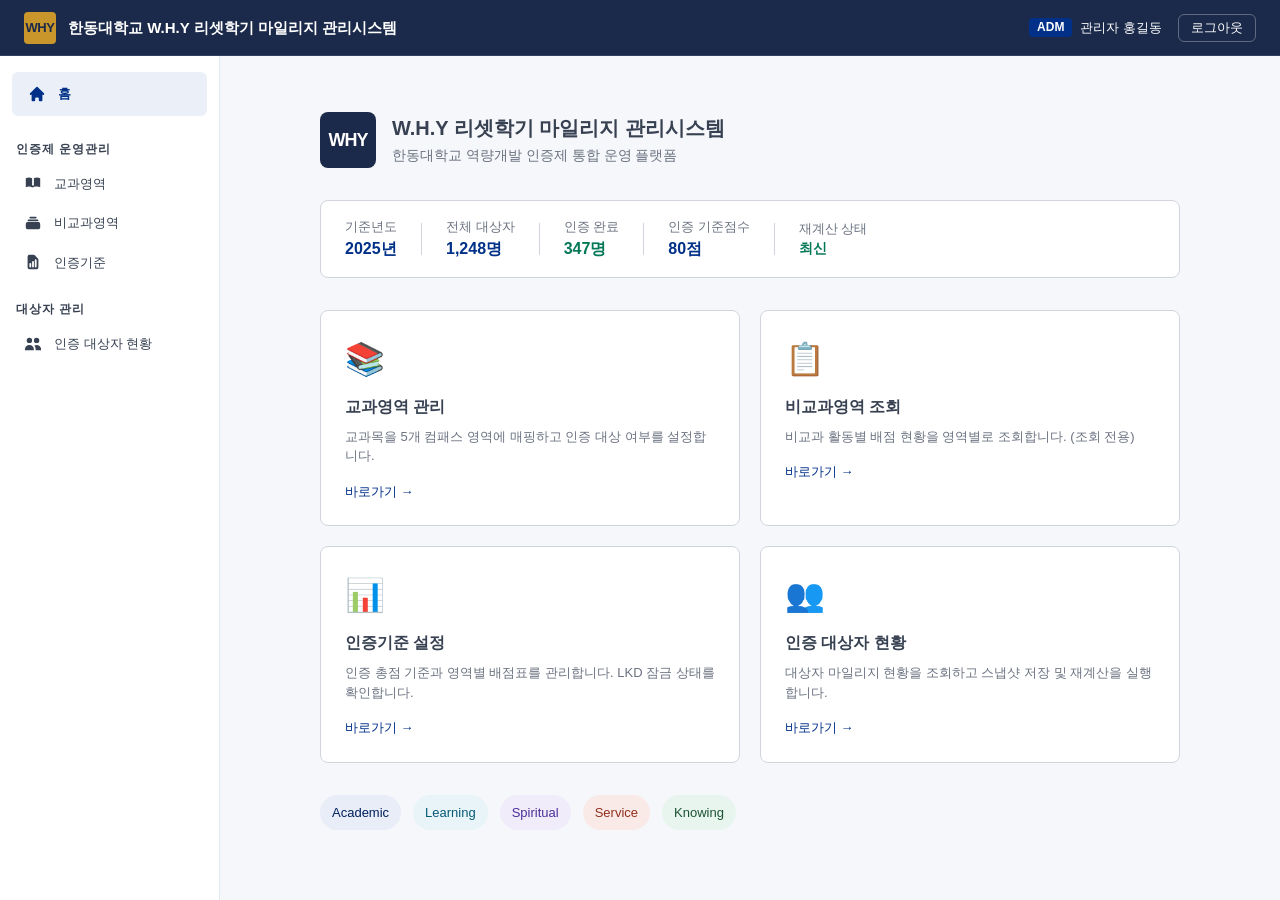
<file: index.html>
<!DOCTYPE html>
<html lang="ko">
<head>
  <meta charset="UTF-8">
  <meta name="viewport" content="width=device-width, initial-scale=1.0">
  <title>W.H.Y 리셋학기 마일리지 관리시스템</title>
  <link rel="stylesheet" href="_tokens.css">
  <link rel="stylesheet" href="_layout.css">
  <style>
    /* 쉘 전용: iframe 영역 */
    .shell-body {
      display: flex;
      flex-direction: column;
      height: 100vh;
      overflow: hidden;
    }

    .shell-main {
      display: flex;
      flex: 1;
      overflow: hidden;
      margin-top: var(--topbar-height);
    }

    /* Sidebar */
    .shell-sidebar {
      width: var(--sidebar-width, 220px);
      background: var(--admin-sidebar-bg);
      border-right: 1px solid var(--admin-sidebar-border);
      display: flex;
      flex-direction: column;
      flex-shrink: 0;
      overflow-y: auto;
      padding-top: var(--spacing-4);
    }

    .shell-sidebar__home {
      display: flex;
      align-items: center;
      gap: var(--spacing-3);
      padding: var(--spacing-3) var(--spacing-4);
      margin: 0 var(--spacing-3) var(--spacing-2);
      border-radius: var(--radius-md);
      font-size: var(--font-size-sm);
      font-weight: var(--font-weight-semibold);
      color: var(--color-text-secondary);
      cursor: pointer;
      text-decoration: none;
      transition: background 0.1s, color 0.1s;
    }

    .shell-sidebar__home:hover,
    .shell-sidebar__home.is-active {
      background: var(--admin-sidebar-active-bg);
      color: var(--color-primary);
      text-decoration: none;
    }

    .shell-sidebar__label {
      font-size: var(--font-size-xs);
      font-weight: var(--font-weight-semibold);
      color: var(--color-text-tertiary);
      letter-spacing: 0.08em;
      text-transform: uppercase;
      padding: var(--spacing-4) var(--spacing-4) var(--spacing-2);
    }

    .shell-sidebar__nav {
      list-style: none;
      padding: 0 var(--spacing-3);
    }

    .shell-sidebar__nav-item {
      margin-bottom: var(--spacing-1);
    }

    .shell-sidebar__nav-link {
      display: flex;
      align-items: center;
      gap: var(--spacing-3);
      padding: var(--spacing-2) var(--spacing-3);
      border-radius: var(--radius-md);
      font-size: var(--font-size-sm);
      font-weight: var(--font-weight-medium);
      color: var(--admin-sidebar-text);
      cursor: pointer;
      text-decoration: none;
      transition: background 0.1s, color 0.1s;
    }

    .shell-sidebar__nav-link:hover {
      background: var(--admin-sidebar-active-bg);
      color: var(--admin-sidebar-active-text);
      text-decoration: none;
    }

    .shell-sidebar__nav-link.is-active {
      background: var(--admin-sidebar-active-bg);
      color: var(--admin-sidebar-active-text);
      font-weight: var(--font-weight-semibold);
      border-left: 3px solid var(--admin-sidebar-active-text);
      padding-left: calc(var(--spacing-3) - 3px);
    }

    .shell-sidebar__nav-icon {
      width: 18px;
      height: 18px;
      flex-shrink: 0;
    }

    /* iframe 영역 */
    .shell-frame-area {
      flex: 1;
      overflow: hidden;
      position: relative;
    }

    .shell-frame-area iframe {
      width: 100%;
      height: 100%;
      border: none;
      display: block;
    }

    /* 홈 화면 (iframe 없이 직접 렌더) */
    #home-section {
      width: 100%;
      height: 100%;
      overflow-y: auto;
      background: var(--color-bg-page);
      padding: var(--content-padding);
    }

    .home-welcome {
      max-width: 860px;
      margin: 0 auto;
      padding: var(--spacing-8) 0;
    }

    .home-welcome__logo {
      display: flex;
      align-items: center;
      gap: var(--spacing-4);
      margin-bottom: var(--spacing-8);
    }

    .home-welcome__logo-mark {
      width: 56px;
      height: 56px;
      background: var(--admin-topbar-bg);
      color: var(--admin-topbar-text);
      border-radius: var(--radius-lg);
      display: flex;
      align-items: center;
      justify-content: center;
      font-size: var(--font-size-xl);
      font-weight: var(--font-weight-bold);
      letter-spacing: -1px;
    }

    .home-welcome__title {
      font-size: var(--font-size-2xl);
      font-weight: var(--font-weight-bold);
      color: var(--color-text-primary);
      line-height: 1.3;
    }

    .home-welcome__subtitle {
      font-size: var(--font-size-base);
      color: var(--color-text-secondary);
      margin-top: var(--spacing-1);
    }

    .home-card-grid {
      display: grid;
      grid-template-columns: repeat(2, 1fr);
      gap: var(--spacing-5);
      margin-bottom: var(--spacing-8);
    }

    .home-card {
      background: var(--color-bg-card);
      border: 1px solid var(--color-border);
      border-radius: var(--radius-lg);
      padding: var(--spacing-6);
      cursor: pointer;
      transition: box-shadow 0.15s, border-color 0.15s;
      text-decoration: none;
      display: block;
    }

    .home-card:hover {
      box-shadow: 0 4px 16px rgba(0,0,0,0.10);
      border-color: var(--color-primary);
      text-decoration: none;
    }

    .home-card__icon {
      font-size: 32px;
      margin-bottom: var(--spacing-3);
    }

    .home-card__title {
      font-size: var(--font-size-lg);
      font-weight: var(--font-weight-semibold);
      color: var(--color-text-primary);
      margin-bottom: var(--spacing-2);
    }

    .home-card__desc {
      font-size: var(--font-size-sm);
      color: var(--color-text-secondary);
      line-height: 1.5;
    }

    .home-card__arrow {
      margin-top: var(--spacing-4);
      font-size: var(--font-size-sm);
      color: var(--color-primary);
      font-weight: var(--font-weight-medium);
    }

    .home-status-bar {
      background: var(--color-bg-card);
      border: 1px solid var(--color-border);
      border-radius: var(--radius-lg);
      padding: var(--spacing-4) var(--spacing-6);
      display: flex;
      align-items: center;
      gap: var(--spacing-6);
    }

    .home-status-bar__label {
      font-size: var(--font-size-sm);
      color: var(--color-text-secondary);
    }

    .home-status-bar__value {
      font-size: var(--font-size-lg);
      font-weight: var(--font-weight-bold);
      color: var(--color-primary);
    }

    .home-status-bar__divider {
      width: 1px;
      height: 32px;
      background: var(--color-border);
    }
  </style>
</head>
<body class="shell-body">

<!-- ===== TopBar ===== -->
<header class="topbar">
  <div class="topbar__logo" style="cursor:pointer;" onclick="navigate('home')">
    <div class="topbar__logo-mark">WHY</div>
    <span class="topbar__title">한동대학교 W.H.Y 리셋학기 마일리지 관리시스템</span>
  </div>
  <div class="topbar__right">
    <div class="topbar__user">
      <span class="role-badge role-badge--adm">ADM</span>
      <span class="topbar__user-name">관리자 홍길동</span>
    </div>
    <button class="topbar__logout" onclick="alert('로그아웃')">로그아웃</button>
  </div>
</header>

<!-- ===== Main (Sidebar + Content) ===== -->
<div class="shell-main">

  <!-- Sidebar -->
  <nav class="shell-sidebar">
    <!-- 홈 -->
    <a class="shell-sidebar__home is-active" data-page="home" onclick="navigate('home')">
      <svg width="18" height="18" viewBox="0 0 20 20" fill="currentColor">
        <path d="M10.707 2.293a1 1 0 00-1.414 0l-7 7a1 1 0 001.414 1.414L4 10.414V17a1 1 0 001 1h2a1 1 0 001-1v-2a1 1 0 011-1h2a1 1 0 011 1v2a1 1 0 001 1h2a1 1 0 001-1v-6.586l.293.293a1 1 0 001.414-1.414l-7-7z"/>
      </svg>
      홈
    </a>

    <span class="shell-sidebar__label">인증제 운영관리</span>
    <ul class="shell-sidebar__nav">
      <li class="shell-sidebar__nav-item">
        <a class="shell-sidebar__nav-link" data-page="cert-course" onclick="navigate('cert-course')">
          <svg class="shell-sidebar__nav-icon" viewBox="0 0 20 20" fill="currentColor">
            <path d="M9 4.804A7.968 7.968 0 005.5 4c-1.255 0-2.443.29-3.5.804v10A7.969 7.969 0 015.5 14c1.396 0 2.694.358 3.8 1.006A7.968 7.968 0 0114.5 14c1.255 0 2.443.29 3.5.804v-10A7.968 7.968 0 0014.5 4c-1.255 0-2.443.29-3.5.804V12a1 1 0 11-2 0V4.804z"/>
          </svg>
          교과영역
        </a>
      </li>
      <li class="shell-sidebar__nav-item">
        <a class="shell-sidebar__nav-link" data-page="cert-extracur" onclick="navigate('cert-extracur')">
          <svg class="shell-sidebar__nav-icon" viewBox="0 0 20 20" fill="currentColor">
            <path d="M7 3a1 1 0 000 2h6a1 1 0 100-2H7zM4 7a1 1 0 011-1h10a1 1 0 110 2H5a1 1 0 01-1-1zM2 11a2 2 0 012-2h12a2 2 0 012 2v4a2 2 0 01-2 2H4a2 2 0 01-2-2v-4z"/>
          </svg>
          비교과영역
        </a>
      </li>
      <li class="shell-sidebar__nav-item">
        <a class="shell-sidebar__nav-link" data-page="cert-standard" onclick="navigate('cert-standard')">
          <svg class="shell-sidebar__nav-icon" viewBox="0 0 20 20" fill="currentColor">
            <path fill-rule="evenodd" d="M6 2a2 2 0 00-2 2v12a2 2 0 002 2h8a2 2 0 002-2V7.414A2 2 0 0015.414 6L12 2.586A2 2 0 0010.586 2H6zm2 10a1 1 0 10-2 0v3a1 1 0 102 0v-3zm2-3a1 1 0 011 1v5a1 1 0 11-2 0v-5a1 1 0 011-1zm4-1a1 1 0 10-2 0v7a1 1 0 102 0V8z" clip-rule="evenodd"/>
          </svg>
          인증기준
        </a>
      </li>
    </ul>

    <span class="shell-sidebar__label">대상자 관리</span>
    <ul class="shell-sidebar__nav">
      <li class="shell-sidebar__nav-item">
        <a class="shell-sidebar__nav-link" data-page="target" onclick="navigate('target')">
          <svg class="shell-sidebar__nav-icon" viewBox="0 0 20 20" fill="currentColor">
            <path d="M9 6a3 3 0 11-6 0 3 3 0 016 0zM17 6a3 3 0 11-6 0 3 3 0 016 0zM12.93 17c.046-.327.07-.66.07-1a6.97 6.97 0 00-1.5-4.33A5 5 0 0119 16v1h-6.07zM6 11a5 5 0 015 5v1H1v-1a5 5 0 015-5z"/>
          </svg>
          인증 대상자 현황
        </a>
      </li>
    </ul>
  </nav>

  <!-- Content Area -->
  <div class="shell-frame-area">

    <!-- 홈 화면 (iframe 없이 직접 렌더) -->
    <div id="home-section">
      <div class="home-welcome">
        <div class="home-welcome__logo">
          <div class="home-welcome__logo-mark">WHY</div>
          <div>
            <div class="home-welcome__title">W.H.Y 리셋학기 마일리지 관리시스템</div>
            <div class="home-welcome__subtitle">한동대학교 역량개발 인증제 통합 운영 플랫폼</div>
          </div>
        </div>

        <!-- 인증현황 요약 -->
        <div class="home-status-bar" style="margin-bottom: var(--spacing-8);">
          <div>
            <div class="home-status-bar__label">기준년도</div>
            <div class="home-status-bar__value">2025년</div>
          </div>
          <div class="home-status-bar__divider"></div>
          <div>
            <div class="home-status-bar__label">전체 대상자</div>
            <div class="home-status-bar__value">1,248명</div>
          </div>
          <div class="home-status-bar__divider"></div>
          <div>
            <div class="home-status-bar__label">인증 완료</div>
            <div class="home-status-bar__value" style="color: var(--status-certified-text);">347명</div>
          </div>
          <div class="home-status-bar__divider"></div>
          <div>
            <div class="home-status-bar__label">인증 기준점수</div>
            <div class="home-status-bar__value">80점</div>
          </div>
          <div class="home-status-bar__divider"></div>
          <div>
            <div class="home-status-bar__label">재계산 상태</div>
            <div class="home-status-bar__value" style="color: var(--status-certified-text); font-size: var(--font-size-base);">최신</div>
          </div>
        </div>

        <!-- 바로가기 카드 -->
        <div class="home-card-grid">
          <a class="home-card" onclick="navigate('cert-course')">
            <div class="home-card__icon">📚</div>
            <div class="home-card__title">교과영역 관리</div>
            <div class="home-card__desc">교과목을 5개 컴패스 영역에 매핑하고 인증 대상 여부를 설정합니다.</div>
            <div class="home-card__arrow">바로가기 →</div>
          </a>
          <a class="home-card" onclick="navigate('cert-extracur')">
            <div class="home-card__icon">📋</div>
            <div class="home-card__title">비교과영역 조회</div>
            <div class="home-card__desc">비교과 활동별 배점 현황을 영역별로 조회합니다. (조회 전용)</div>
            <div class="home-card__arrow">바로가기 →</div>
          </a>
          <a class="home-card" onclick="navigate('cert-standard')">
            <div class="home-card__icon">📊</div>
            <div class="home-card__title">인증기준 설정</div>
            <div class="home-card__desc">인증 총점 기준과 영역별 배점표를 관리합니다. LKD 잠금 상태를 확인합니다.</div>
            <div class="home-card__arrow">바로가기 →</div>
          </a>
          <a class="home-card" onclick="navigate('target')">
            <div class="home-card__icon">👥</div>
            <div class="home-card__title">인증 대상자 현황</div>
            <div class="home-card__desc">대상자 마일리지 현황을 조회하고 스냅샷 저장 및 재계산을 실행합니다.</div>
            <div class="home-card__arrow">바로가기 →</div>
          </a>
        </div>

        <!-- 5개 컴패스 영역 안내 -->
        <div style="display:flex; gap: var(--spacing-3); flex-wrap: wrap;">
          <span style="display:inline-flex; align-items:center; gap:var(--spacing-2); padding: var(--spacing-2) var(--spacing-3); border-radius: var(--radius-full); background: var(--compass-academic-bg); color: var(--compass-academic-text); font-size: var(--font-size-sm); font-weight: var(--font-weight-medium);">
            Academic
          </span>
          <span style="display:inline-flex; align-items:center; gap:var(--spacing-2); padding: var(--spacing-2) var(--spacing-3); border-radius: var(--radius-full); background: var(--compass-learning-bg); color: var(--compass-learning-text); font-size: var(--font-size-sm); font-weight: var(--font-weight-medium);">
            Learning
          </span>
          <span style="display:inline-flex; align-items:center; gap:var(--spacing-2); padding: var(--spacing-2) var(--spacing-3); border-radius: var(--radius-full); background: var(--compass-spiritual-bg); color: var(--compass-spiritual-text); font-size: var(--font-size-sm); font-weight: var(--font-weight-medium);">
            Spiritual
          </span>
          <span style="display:inline-flex; align-items:center; gap:var(--spacing-2); padding: var(--spacing-2) var(--spacing-3); border-radius: var(--radius-full); background: var(--compass-service-bg); color: var(--compass-service-text); font-size: var(--font-size-sm); font-weight: var(--font-weight-medium);">
            Service
          </span>
          <span style="display:inline-flex; align-items:center; gap:var(--spacing-2); padding: var(--spacing-2) var(--spacing-3); border-radius: var(--radius-full); background: var(--compass-knowing-bg); color: var(--compass-knowing-text); font-size: var(--font-size-sm); font-weight: var(--font-weight-medium);">
            Knowing
          </span>
        </div>
      </div>
    </div>

    <!-- iframe (홈 제외 나머지 페이지용) -->
    <iframe id="content-frame" src="" style="display:none;"></iframe>

  </div>
</div>

<script>
  const PAGE_SRCS = {
    'cert-course': 'cert-course.html',
    'cert-extracur': 'cert-extracur.html',
    'cert-standard': 'cert-standard.html',
    'target': 'target.html',
  };

  function navigate(page) {
    // 사이드바 active 상태 업데이트
    document.querySelectorAll('[data-page]').forEach(el => {
      el.classList.remove('is-active');
    });
    const activeEl = document.querySelector(`[data-page="${page}"]`);
    if (activeEl) activeEl.classList.add('is-active');

    const homeSection = document.getElementById('home-section');
    const frame = document.getElementById('content-frame');

    if (page === 'home') {
      homeSection.style.display = 'block';
      frame.style.display = 'none';
    } else {
      homeSection.style.display = 'none';
      frame.style.display = 'block';
      const src = PAGE_SRCS[page];
      if (src && frame.getAttribute('data-current') !== page) {
        frame.src = src + '?embedded=1';
        frame.setAttribute('data-current', page);
      }
    }

    // URL hash 업데이트
    location.hash = page;
  }

  // 초기 화면: hash 기반
  window.addEventListener('load', () => {
    const hash = location.hash.replace('#', '') || 'home';
    navigate(hash);
  });
</script>

</body>
</html>
</file>
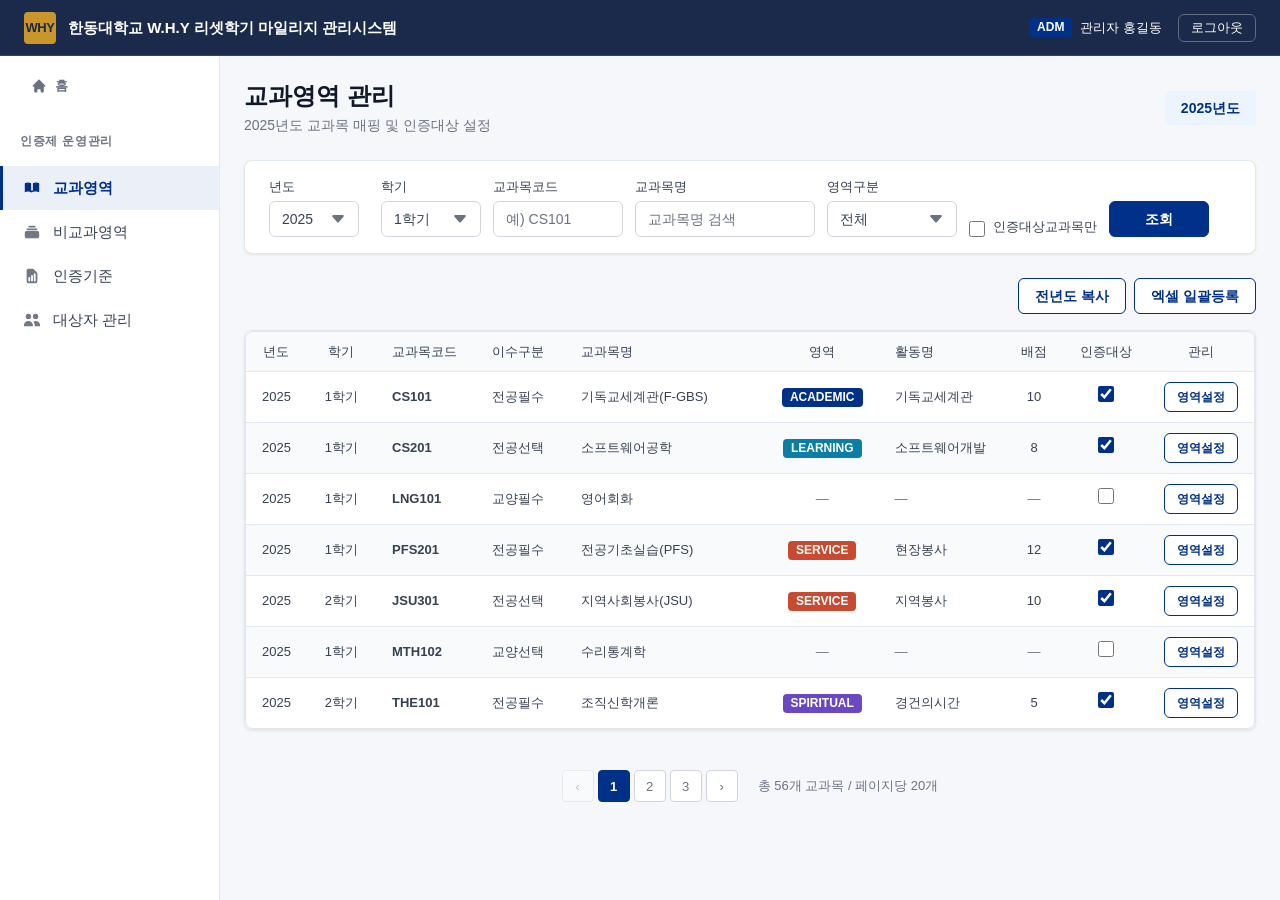
<file: cert-course.html>
<!DOCTYPE html>
<html lang="ko">
<head>
  <meta charset="UTF-8">
  <meta name="viewport" content="width=device-width, initial-scale=1.0">
  <title>교과영역 관리 — W.H.Y 리셋학기 마일리지 관리시스템</title>
  <link rel="stylesheet" href="_tokens.css">
  <link rel="stylesheet" href="_layout.css">
  <style>
    .cert-target-check {
      accent-color: var(--color-primary);
      width: 16px;
      height: 16px;
      cursor: pointer;
    }
    /* iframe 임베드 모드: topbar·sidebar 숨김 */
    .is-embedded .topbar,
    .is-embedded .sidebar { display: none !important; }
    .is-embedded .content {
      margin-left: 0 !important;
      margin-top: 0 !important;
      min-height: 100vh;
    }
  </style>
</head>
<body>
<script>
  if (window !== window.parent || new URLSearchParams(location.search).get('embedded') === '1') {
    document.documentElement.classList.add('is-embedded');
  }
</script>

<!-- ===== TopBar ===== -->
<header class="topbar">
  <div class="topbar__logo">
    <div class="topbar__logo-mark">WHY</div>
    <span class="topbar__title">한동대학교 W.H.Y 리셋학기 마일리지 관리시스템</span>
  </div>
  <div class="topbar__right">
    <div class="topbar__user">
      <span class="role-badge role-badge--adm">ADM</span>
      <span class="topbar__user-name">관리자 홍길동</span>
    </div>
    <button class="topbar__logout" onclick="alert('로그아웃')">로그아웃</button>
  </div>
</header>

<!-- ===== Sidebar ===== -->
<nav class="sidebar">
  <a href="index.html" class="sidebar__nav-link" style="display:flex; align-items:center; gap:8px; padding: 10px 16px; margin: 8px 12px; border-radius: 8px; font-size: 13px; font-weight: 600; color: var(--color-text-secondary);">
    <svg width="16" height="16" viewBox="0 0 20 20" fill="currentColor"><path d="M10.707 2.293a1 1 0 00-1.414 0l-7 7a1 1 0 001.414 1.414L4 10.414V17a1 1 0 001 1h2a1 1 0 001-1v-2a1 1 0 011-1h2a1 1 0 011 1v2a1 1 0 001 1h2a1 1 0 001-1v-6.586l.293.293a1 1 0 001.414-1.414l-7-7z"/></svg>
    홈
  </a>
  <span class="sidebar__section-label">인증제 운영관리</span>
  <ul class="sidebar__nav">
    <li class="sidebar__nav-item">
      <a href="cert-course.html" class="sidebar__nav-link is-active">
        <svg class="sidebar__nav-icon" viewBox="0 0 20 20" fill="currentColor">
          <path d="M9 4.804A7.968 7.968 0 005.5 4c-1.255 0-2.443.29-3.5.804v10A7.969 7.969 0 015.5 14c1.396 0 2.694.358 3.8 1.006A7.968 7.968 0 0114.5 14c1.255 0 2.443.29 3.5.804v-10A7.968 7.968 0 0014.5 4c-1.255 0-2.443.29-3.5.804V12a1 1 0 11-2 0V4.804z"/>
        </svg>
        교과영역
      </a>
    </li>
    <li class="sidebar__nav-item">
      <a href="cert-extracur.html" class="sidebar__nav-link">
        <svg class="sidebar__nav-icon" viewBox="0 0 20 20" fill="currentColor">
          <path d="M7 3a1 1 0 000 2h6a1 1 0 100-2H7zM4 7a1 1 0 011-1h10a1 1 0 110 2H5a1 1 0 01-1-1zM2 11a2 2 0 012-2h12a2 2 0 012 2v4a2 2 0 01-2 2H4a2 2 0 01-2-2v-4z"/>
        </svg>
        비교과영역
      </a>
    </li>
    <li class="sidebar__nav-item">
      <a href="cert-standard.html" class="sidebar__nav-link">
        <svg class="sidebar__nav-icon" viewBox="0 0 20 20" fill="currentColor">
          <path fill-rule="evenodd" d="M6 2a2 2 0 00-2 2v12a2 2 0 002 2h8a2 2 0 002-2V7.414A2 2 0 0015.414 6L12 2.586A2 2 0 0010.586 2H6zm2 10a1 1 0 10-2 0v3a1 1 0 102 0v-3zm2-3a1 1 0 011 1v5a1 1 0 11-2 0v-5a1 1 0 011-1zm4-1a1 1 0 10-2 0v7a1 1 0 102 0V8z" clip-rule="evenodd"/>
        </svg>
        인증기준
      </a>
    </li>
    <li class="sidebar__nav-item">
      <a href="target.html" class="sidebar__nav-link">
        <svg class="sidebar__nav-icon" viewBox="0 0 20 20" fill="currentColor">
          <path d="M9 6a3 3 0 11-6 0 3 3 0 016 0zM17 6a3 3 0 11-6 0 3 3 0 016 0zM12.93 17c.046-.327.07-.66.07-1a6.97 6.97 0 00-1.5-4.33A5 5 0 0119 16v1h-6.07zM6 11a5 5 0 015 5v1H1v-1a5 5 0 015-5z"/>
        </svg>
        대상자 관리
      </a>
    </li>
  </ul>
</nav>

<!-- ===== Main Content ===== -->
<main class="content">

  <!-- 페이지 헤더 -->
  <div class="page-header">
    <div>
      <h1 class="page-title">교과영역 관리</h1>
      <p class="page-subtitle">2025년도 교과목 매핑 및 인증대상 설정</p>
    </div>
    <span class="badge badge--info" style="font-size: var(--font-size-base); padding: var(--spacing-2) var(--spacing-4);">2025년도</span>
  </div>

  <!-- 검색 조건 카드 -->
  <div class="card section-gap">
    <div class="card__body">
      <form class="search-row" onsubmit="return false;">
        <div class="form-group">
          <label class="form-label">년도</label>
          <select class="form-select" style="width: 90px;">
            <option>2025</option>
            <option>2024</option>
            <option>2023</option>
          </select>
        </div>
        <div class="form-group">
          <label class="form-label">학기</label>
          <select class="form-select" style="width: 100px;">
            <option>전체</option>
            <option selected>1학기</option>
            <option>2학기</option>
          </select>
        </div>
        <div class="form-group">
          <label class="form-label">교과목코드</label>
          <input type="text" class="form-input" placeholder="예) CS101" style="width: 130px;">
        </div>
        <div class="form-group">
          <label class="form-label">교과목명</label>
          <input type="text" class="form-input" placeholder="교과목명 검색" style="width: 180px;">
        </div>
        <div class="form-group">
          <label class="form-label">영역구분</label>
          <select class="form-select" style="width: 130px;">
            <option>전체</option>
            <option>Academic</option>
            <option>Learning</option>
            <option>Spiritual</option>
            <option>Service</option>
            <option>Knowing</option>
          </select>
        </div>
        <div class="form-group" style="flex-direction: row; align-items: flex-end; gap: var(--spacing-2);">
          <input type="checkbox" class="form-checkbox" id="certTargetOnly">
          <label for="certTargetOnly" class="form-label" style="cursor: pointer; white-space: nowrap;">인증대상교과목만</label>
        </div>
        <div class="form-group" style="justify-content: flex-end;">
          <label class="form-label" style="visibility: hidden;">조회</label>
          <button type="submit" class="btn btn--primary">조회</button>
        </div>
      </form>
    </div>
  </div>

  <!-- 액션 버튼 행 -->
  <div class="flex-between mb-4">
    <div></div>
    <div class="btn-group">
      <button class="btn btn--secondary" onclick="alert('전년도(2024년) 데이터를 복사합니다. 이미 매핑된 교과목은 덮어씁니다.')">전년도 복사</button>
      <button class="btn btn--secondary" onclick="openExcelModal()">엑셀 일괄등록</button>
    </div>
  </div>

  <!-- 교과목 목록 테이블 -->
  <div class="card section-gap">
    <div class="table-wrapper">
      <table class="table">
        <thead>
          <tr>
            <th style="width: 60px;" class="center">년도</th>
            <th style="width: 70px;" class="center">학기</th>
            <th style="width: 100px;">교과목코드</th>
            <th style="width: 90px;">이수구분</th>
            <th style="width: 210px;">교과목명</th>
            <th style="width: 110px;" class="center">영역</th>
            <th style="width: 130px;">활동명</th>
            <th style="width: 60px;" class="center">배점</th>
            <th style="width: 80px;" class="center">인증대상</th>
            <th style="width: 100px;" class="center">관리</th>
          </tr>
        </thead>
        <tbody>
          <tr>
            <td class="center">2025</td>
            <td class="center">1학기</td>
            <td><strong>CS101</strong></td>
            <td>전공필수</td>
            <td>기독교세계관(F-GBS)</td>
            <td class="center"><span class="badge badge--academic">ACADEMIC</span></td>
            <td>기독교세계관</td>
            <td class="center">10</td>
            <td class="center"><input type="checkbox" class="cert-target-check" checked></td>
            <td class="center"><button class="btn btn--secondary btn--sm" onclick="openAreaModal('기독교세계관(F-GBS)', 'CS101', 'academic', '기독교세계관', 10, 4)">영역설정</button></td>
          </tr>
          <tr>
            <td class="center">2025</td>
            <td class="center">1학기</td>
            <td><strong>CS201</strong></td>
            <td>전공선택</td>
            <td>소프트웨어공학</td>
            <td class="center"><span class="badge badge--learning">LEARNING</span></td>
            <td>소프트웨어개발</td>
            <td class="center">8</td>
            <td class="center"><input type="checkbox" class="cert-target-check" checked></td>
            <td class="center"><button class="btn btn--secondary btn--sm" onclick="openAreaModal('소프트웨어공학', 'CS201', 'learning', '소프트웨어개발', 8, 0)">영역설정</button></td>
          </tr>
          <tr>
            <td class="center">2025</td>
            <td class="center">1학기</td>
            <td><strong>LNG101</strong></td>
            <td>교양필수</td>
            <td>영어회화</td>
            <td class="center"><span class="text-muted text-sm">—</span></td>
            <td><span class="text-muted text-sm">—</span></td>
            <td class="center"><span class="text-muted text-sm">—</span></td>
            <td class="center"><input type="checkbox" class="cert-target-check"></td>
            <td class="center"><button class="btn btn--secondary btn--sm" onclick="openAreaModal('영어회화', 'LNG101', '', '', '', '')">영역설정</button></td>
          </tr>
          <tr>
            <td class="center">2025</td>
            <td class="center">1학기</td>
            <td><strong>PFS201</strong></td>
            <td>전공필수</td>
            <td>전공기초실습(PFS)</td>
            <td class="center"><span class="badge badge--service">SERVICE</span></td>
            <td>현장봉사</td>
            <td class="center">12</td>
            <td class="center"><input type="checkbox" class="cert-target-check" checked></td>
            <td class="center"><button class="btn btn--secondary btn--sm" onclick="openAreaModal('전공기초실습(PFS)', 'PFS201', 'service', '현장봉사', 12, 2)">영역설정</button></td>
          </tr>
          <tr>
            <td class="center">2025</td>
            <td class="center">2학기</td>
            <td><strong>JSU301</strong></td>
            <td>전공선택</td>
            <td>지역사회봉사(JSU)</td>
            <td class="center"><span class="badge badge--service">SERVICE</span></td>
            <td>지역봉사</td>
            <td class="center">10</td>
            <td class="center"><input type="checkbox" class="cert-target-check" checked></td>
            <td class="center"><button class="btn btn--secondary btn--sm" onclick="openAreaModal('지역사회봉사(JSU)', 'JSU301', 'service', '지역봉사', 10, 2)">영역설정</button></td>
          </tr>
          <tr>
            <td class="center">2025</td>
            <td class="center">1학기</td>
            <td><strong>MTH102</strong></td>
            <td>교양선택</td>
            <td>수리통계학</td>
            <td class="center"><span class="text-muted text-sm">—</span></td>
            <td><span class="text-muted text-sm">—</span></td>
            <td class="center"><span class="text-muted text-sm">—</span></td>
            <td class="center"><input type="checkbox" class="cert-target-check"></td>
            <td class="center"><button class="btn btn--secondary btn--sm" onclick="openAreaModal('수리통계학', 'MTH102', '', '', '', '')">영역설정</button></td>
          </tr>
          <tr>
            <td class="center">2025</td>
            <td class="center">2학기</td>
            <td><strong>THE101</strong></td>
            <td>전공필수</td>
            <td>조직신학개론</td>
            <td class="center"><span class="badge badge--spiritual">SPIRITUAL</span></td>
            <td>경건의시간</td>
            <td class="center">5</td>
            <td class="center"><input type="checkbox" class="cert-target-check" checked></td>
            <td class="center"><button class="btn btn--secondary btn--sm" onclick="openAreaModal('조직신학개론', 'THE101', 'spiritual', '경건의시간', 5, 4)">영역설정</button></td>
          </tr>
        </tbody>
      </table>
    </div>
  </div>

  <!-- 페이지네이션 -->
  <div class="pagination">
    <button class="pagination__btn" disabled>&#8249;</button>
    <button class="pagination__btn is-active">1</button>
    <button class="pagination__btn">2</button>
    <button class="pagination__btn">3</button>
    <button class="pagination__btn">&#8250;</button>
    <span class="pagination__info">총 56개 교과목 / 페이지당 20개</span>
  </div>

</main>

<!-- ===================================================
     모달: 영역설정 팝업 (WF-CERT-002)
     =================================================== -->
<div class="modal-overlay" id="areaModalOverlay">
  <div class="modal modal--sm">
    <header class="modal__header">
      <span class="modal__title">영역설정</span>
      <button class="modal__close" onclick="closeAreaModal()" aria-label="닫기">&times;</button>
    </header>
    <div class="modal__body">

      <!-- 상태 배지 영역 (선택된 상태에 따라) -->
      <div id="areaModalStatus" class="mb-4"></div>

      <!-- 교과목 (읽기전용) -->
      <div class="modal-form-row">
        <label class="form-label">교과목</label>
        <div>
          <input type="text" class="form-input" id="areaModalSubjNm" disabled
            style="background: var(--input-bg-disabled); color: var(--input-text-disabled);">
          <div class="text-xs text-muted mt-3" id="areaModalSubjCd"></div>
        </div>
      </div>

      <!-- 컴패스 영역 선택 -->
      <div class="modal-form-row">
        <label class="form-label form-label--required">컴패스 영역</label>
        <div class="radio-group" id="areaRadioGroup">
          <label class="radio-label">
            <input type="radio" name="areaCompass" value="academic" onchange="onCompassChange(this.value)">
            <span style="color: var(--compass-academic-text); font-weight: var(--font-weight-semibold);">Academic</span>
          </label>
          <label class="radio-label">
            <input type="radio" name="areaCompass" value="learning" onchange="onCompassChange(this.value)">
            <span style="color: var(--compass-learning-text); font-weight: var(--font-weight-semibold);">Learning</span>
          </label>
          <label class="radio-label">
            <input type="radio" name="areaCompass" value="spiritual" onchange="onCompassChange(this.value)">
            <span style="color: var(--compass-spiritual-text); font-weight: var(--font-weight-semibold);">Spiritual</span>
          </label>
          <label class="radio-label">
            <input type="radio" name="areaCompass" value="service" onchange="onCompassChange(this.value)">
            <span style="color: var(--compass-service-text); font-weight: var(--font-weight-semibold);">Service</span>
          </label>
          <label class="radio-label">
            <input type="radio" name="areaCompass" value="knowing" onchange="onCompassChange(this.value)">
            <span style="color: var(--compass-knowing-text); font-weight: var(--font-weight-semibold);">Knowing</span>
          </label>
        </div>
      </div>

      <!-- 활동명 -->
      <div class="modal-form-row">
        <label class="form-label form-label--required">활동명</label>
        <select class="form-select" id="areaActNmSelect" onchange="onActNmChange(this.value)">
          <option value="">선택해주세요</option>
        </select>
      </div>

      <!-- 배점 (읽기전용) -->
      <div class="modal-form-row">
        <label class="form-label">배점</label>
        <input type="text" class="form-input" id="areaModalPts" disabled placeholder="활동명 선택 후 자동 표시"
          style="background: var(--input-bg-disabled); color: var(--input-text-disabled);">
      </div>

      <!-- 최대횟수 (읽기전용) -->
      <div class="modal-form-row">
        <label class="form-label">최대횟수/년</label>
        <input type="text" class="form-input" id="areaModalMaxCnt" disabled placeholder="활동명 선택 후 자동 표시"
          style="background: var(--input-bg-disabled); color: var(--input-text-disabled);">
      </div>

    </div>
    <footer class="modal__footer">
      <button class="btn btn--secondary" onclick="closeAreaModal()">취소</button>
      <button class="btn btn--primary" onclick="saveAreaModal()">저장</button>
    </footer>
  </div>
</div>

<!-- ===================================================
     모달: 엑셀 일괄등록 팝업
     =================================================== -->
<div class="modal-overlay" id="excelModalOverlay">
  <div class="modal modal--sm">
    <header class="modal__header">
      <span class="modal__title">엑셀 일괄등록</span>
      <button class="modal__close" onclick="closeExcelModal()" aria-label="닫기">&times;</button>
    </header>
    <div class="modal__body">

      <div class="info-banner mb-4">
        <span>&#8505;</span>
        <span>시스템 제공 양식(xlsx)만 업로드 가능합니다. 파일 최대 크기: <strong>10MB</strong></span>
      </div>

      <!-- 드롭존 -->
      <div class="dropzone" id="dropzone"
        onclick="document.getElementById('fileInput').click()"
        ondragover="event.preventDefault(); this.classList.add('is-dragover')"
        ondragleave="this.classList.remove('is-dragover')"
        ondrop="handleDrop(event)">
        <div class="dropzone__icon">&#128196;</div>
        <p class="dropzone__text">파일을 여기에 드래그하거나 클릭하여 선택하세요</p>
        <p class="dropzone__hint">.xlsx 파일만 지원 · 최대 10MB</p>
      </div>
      <input type="file" id="fileInput" accept=".xlsx,.xls" style="display:none" onchange="handleFileSelect(event)">

      <div id="selectedFileName" class="text-sm text-muted mt-3" style="display:none;"></div>

      <div class="mt-4">
        <button class="btn btn--secondary btn--sm" onclick="alert('양식 파일 다운로드 시작')">
          &#11015; 양식 다운로드
        </button>
      </div>

    </div>
    <footer class="modal__footer">
      <button class="btn btn--secondary" onclick="closeExcelModal()">취소</button>
      <button class="btn btn--primary" onclick="uploadExcel()">업로드</button>
    </footer>
  </div>
</div>

<script>
  /* ======================================================
     영역별 활동명 데이터 (인증기준 연동 시뮬레이션)
     ====================================================== */
  const activityData = {
    academic:  [{ nm: '기독교세계관', pts: 10, max: 4 }, { nm: '전공기초실습', pts: 12, max: 2 }],
    learning:  [{ nm: '소프트웨어개발', pts: 8, max: 0 }, { nm: '독서', pts: 10, max: 4 }, { nm: '글쓰기', pts: 5, max: 4 }],
    spiritual: [{ nm: '경건의시간', pts: 5, max: 4 }, { nm: '수련회참가', pts: 20, max: 1 }],
    service:   [{ nm: '현장봉사', pts: 12, max: 2 }, { nm: '지역봉사', pts: 10, max: 2 }, { nm: '해외봉사', pts: 25, max: 1 }],
    knowing:   [{ nm: '진로탐색', pts: 8, max: 4 }, { nm: '자기이해', pts: 5, max: 4 }]
  };

  /* ======================================================
     영역설정 모달
     ====================================================== */
  function openAreaModal(subjNm, subjCd, compass, actNm, pts, maxCnt) {
    document.getElementById('areaModalSubjNm').value = subjNm;
    document.getElementById('areaModalSubjCd').textContent = '교과목코드: ' + subjCd;
    document.getElementById('areaModalPts').value = pts !== '' ? pts + '점' : '';
    document.getElementById('areaModalMaxCnt').value = maxCnt !== '' ? (maxCnt === 0 ? '무제한' : maxCnt + '회') : '';

    // 기존 영역 상태 배지
    var statusEl = document.getElementById('areaModalStatus');
    if (compass) {
      statusEl.innerHTML = '<span class="badge" style="background: var(--status-new-bg); color: var(--status-new-text);">기존 매핑 있음 — 수정 가능</span>';
    } else {
      statusEl.innerHTML = '<span class="badge" style="background: var(--color-bg-disabled); color: var(--color-text-secondary);">미매핑 — 신규 설정</span>';
    }

    // 라디오 초기화
    var radios = document.querySelectorAll('input[name="areaCompass"]');
    radios.forEach(function(r) {
      r.checked = (r.value === compass);
    });

    // 활동명 목록 초기화 및 설정
    if (compass) {
      populateActNm(compass, actNm);
    } else {
      var sel = document.getElementById('areaActNmSelect');
      sel.innerHTML = '<option value="">선택해주세요</option>';
    }

    document.getElementById('areaModalOverlay').classList.add('is-open');
  }

  function closeAreaModal() {
    document.getElementById('areaModalOverlay').classList.remove('is-open');
  }

  function onCompassChange(val) {
    populateActNm(val, '');
    document.getElementById('areaModalPts').value = '';
    document.getElementById('areaModalMaxCnt').value = '';
  }

  function populateActNm(compass, selectedNm) {
    var sel = document.getElementById('areaActNmSelect');
    sel.innerHTML = '<option value="">선택해주세요</option>';
    var list = activityData[compass] || [];
    list.forEach(function(item) {
      var opt = document.createElement('option');
      opt.value = item.nm;
      opt.dataset.pts = item.pts;
      opt.dataset.max = item.max;
      opt.textContent = item.nm;
      if (item.nm === selectedNm) opt.selected = true;
      sel.appendChild(opt);
    });
    // 기존값이 있으면 배점/최대횟수 표시
    if (selectedNm) {
      var found = list.find(function(i) { return i.nm === selectedNm; });
      if (found) {
        document.getElementById('areaModalPts').value = found.pts + '점';
        document.getElementById('areaModalMaxCnt').value = found.max === 0 ? '무제한' : found.max + '회';
      }
    }
  }

  function onActNmChange(nm) {
    var sel = document.getElementById('areaActNmSelect');
    var opt = sel.querySelector('option[value="' + nm + '"]');
    if (opt) {
      document.getElementById('areaModalPts').value = opt.dataset.pts + '점';
      document.getElementById('areaModalMaxCnt').value = opt.dataset.max === '0' ? '무제한' : opt.dataset.max + '회';
    } else {
      document.getElementById('areaModalPts').value = '';
      document.getElementById('areaModalMaxCnt').value = '';
    }
  }

  function saveAreaModal() {
    var radios = document.querySelectorAll('input[name="areaCompass"]');
    var selected = Array.from(radios).find(function(r) { return r.checked; });
    var actNm = document.getElementById('areaActNmSelect').value;

    if (!selected) {
      alert('컴패스 영역을 선택해주세요.');
      return;
    }
    if (!actNm) {
      alert('활동명을 선택해주세요.');
      return;
    }
    alert('저장 완료: ' + selected.value + ' — ' + actNm);
    closeAreaModal();
  }

  /* ======================================================
     엑셀 모달
     ====================================================== */
  function openExcelModal() {
    document.getElementById('excelModalOverlay').classList.add('is-open');
  }

  function closeExcelModal() {
    document.getElementById('excelModalOverlay').classList.remove('is-open');
    document.getElementById('selectedFileName').style.display = 'none';
    document.getElementById('selectedFileName').textContent = '';
    document.getElementById('fileInput').value = '';
  }

  function handleFileSelect(event) {
    var file = event.target.files[0];
    if (!file) return;
    showSelectedFile(file);
  }

  function handleDrop(event) {
    event.preventDefault();
    document.getElementById('dropzone').classList.remove('is-dragover');
    var file = event.dataTransfer.files[0];
    if (file) showSelectedFile(file);
  }

  function showSelectedFile(file) {
    var el = document.getElementById('selectedFileName');
    el.textContent = '선택된 파일: ' + file.name + ' (' + (file.size / 1024).toFixed(1) + 'KB)';
    el.style.display = 'block';
  }

  function uploadExcel() {
    var file = document.getElementById('fileInput').files[0];
    if (!file) {
      alert('업로드할 파일을 선택해주세요.');
      return;
    }
    alert('업로드 완료: 성공 5건 / 실패 0건');
    closeExcelModal();
  }

  /* ESC 키로 모달 닫기 */
  document.addEventListener('keydown', function(e) {
    if (e.key === 'Escape') {
      closeAreaModal();
      closeExcelModal();
    }
  });
</script>

</body>
</html>
</file>
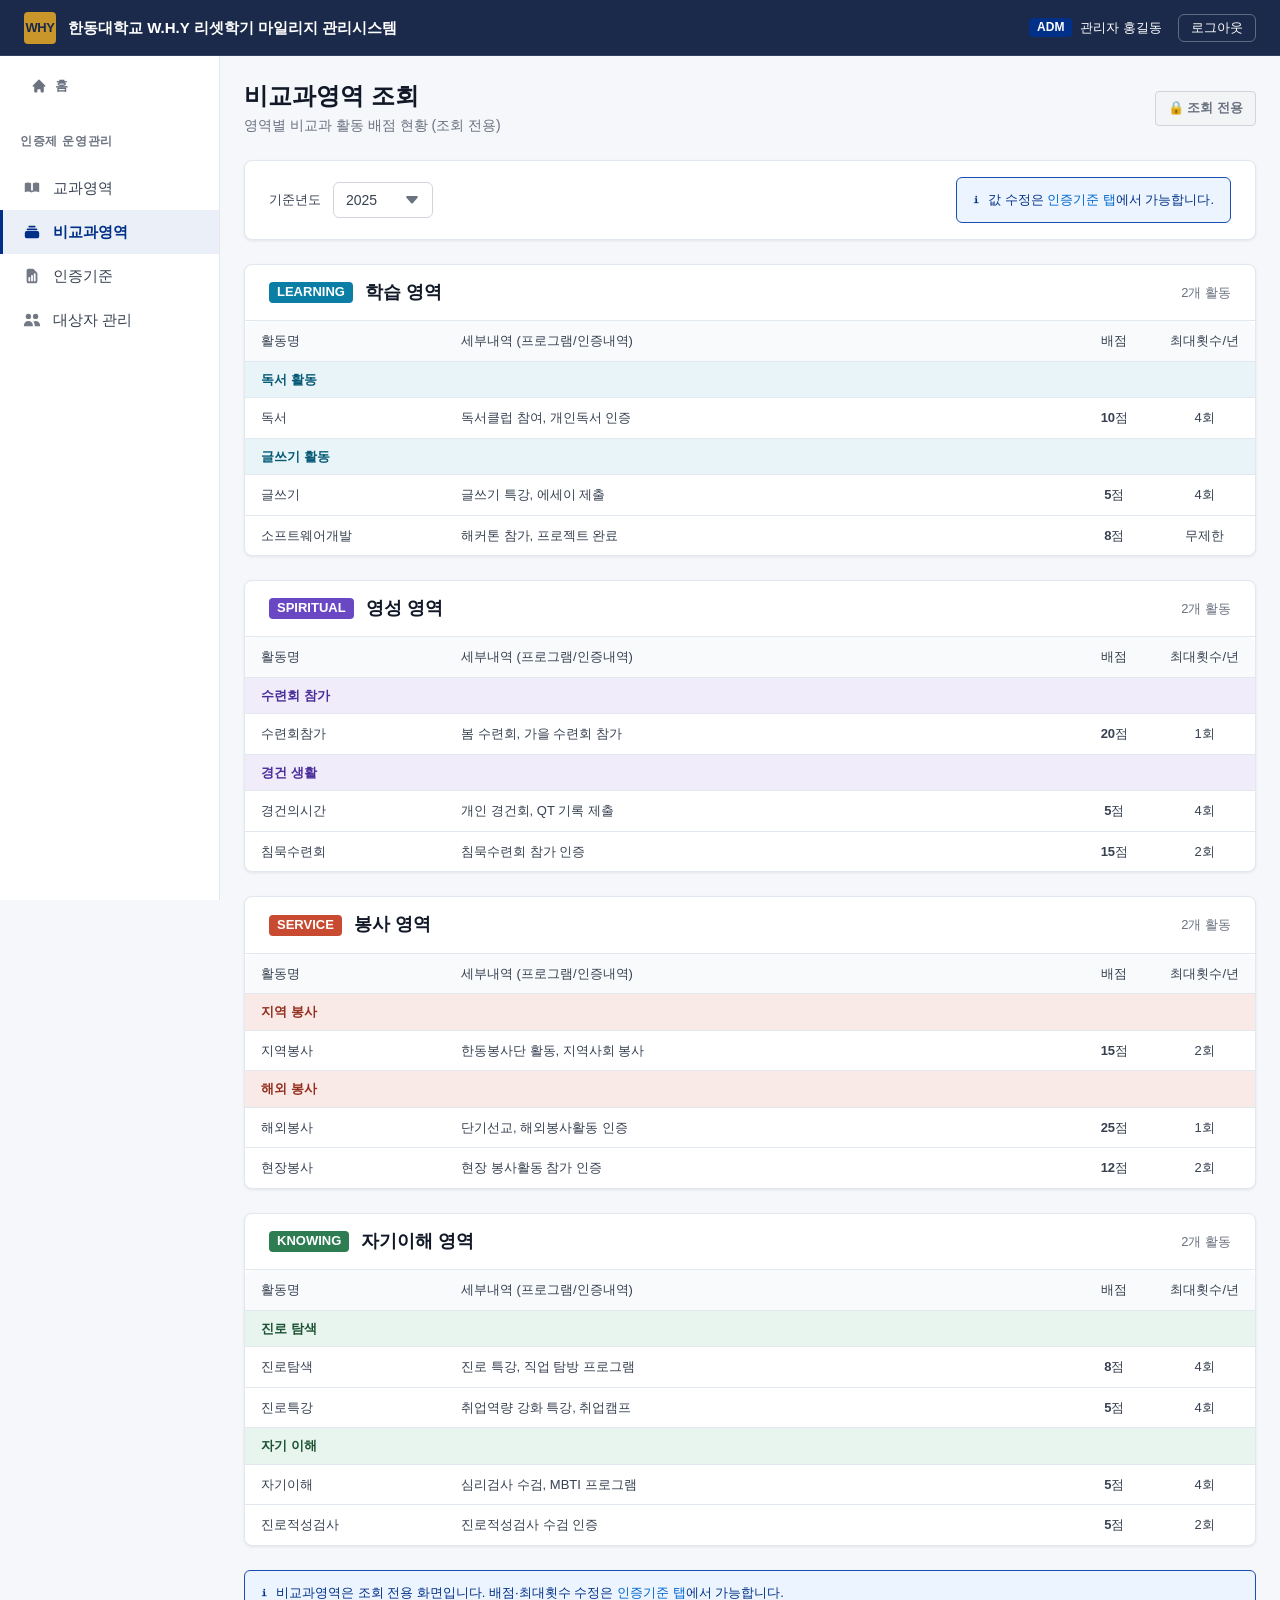
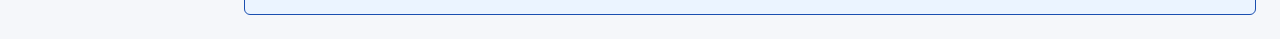
<file: cert-extracur.html>
<!DOCTYPE html>
<html lang="ko">
<head>
  <meta charset="UTF-8">
  <meta name="viewport" content="width=device-width, initial-scale=1.0">
  <title>비교과영역 조회 — W.H.Y 리셋학기 마일리지 관리시스템</title>
  <link rel="stylesheet" href="_tokens.css">
  <link rel="stylesheet" href="_layout.css">
  <style>
    .is-embedded .topbar,
    .is-embedded .sidebar { display: none !important; }
    .is-embedded .content {
      margin-left: 0 !important;
      margin-top: 0 !important;
      min-height: 100vh;
    }
  </style>
</head>
<body>
<script>
  if (window !== window.parent || new URLSearchParams(location.search).get('embedded') === '1') {
    document.documentElement.classList.add('is-embedded');
  }
</script>

<!-- ===== TopBar ===== -->
<header class="topbar">
  <div class="topbar__logo">
    <div class="topbar__logo-mark">WHY</div>
    <span class="topbar__title">한동대학교 W.H.Y 리셋학기 마일리지 관리시스템</span>
  </div>
  <div class="topbar__right">
    <div class="topbar__user">
      <span class="role-badge role-badge--adm">ADM</span>
      <span class="topbar__user-name">관리자 홍길동</span>
    </div>
    <button class="topbar__logout" onclick="alert('로그아웃')">로그아웃</button>
  </div>
</header>

<!-- ===== Sidebar ===== -->
<nav class="sidebar">
  <a href="index.html" class="sidebar__nav-link" style="display:flex; align-items:center; gap:8px; padding: 10px 16px; margin: 8px 12px; border-radius: 8px; font-size: 13px; font-weight: 600; color: var(--color-text-secondary);">
    <svg width="16" height="16" viewBox="0 0 20 20" fill="currentColor"><path d="M10.707 2.293a1 1 0 00-1.414 0l-7 7a1 1 0 001.414 1.414L4 10.414V17a1 1 0 001 1h2a1 1 0 001-1v-2a1 1 0 011-1h2a1 1 0 011 1v2a1 1 0 001 1h2a1 1 0 001-1v-6.586l.293.293a1 1 0 001.414-1.414l-7-7z"/></svg>
    홈
  </a>
  <span class="sidebar__section-label">인증제 운영관리</span>
  <ul class="sidebar__nav">
    <li class="sidebar__nav-item">
      <a href="cert-course.html" class="sidebar__nav-link">
        <svg class="sidebar__nav-icon" viewBox="0 0 20 20" fill="currentColor">
          <path d="M9 4.804A7.968 7.968 0 005.5 4c-1.255 0-2.443.29-3.5.804v10A7.969 7.969 0 015.5 14c1.396 0 2.694.358 3.8 1.006A7.968 7.968 0 0114.5 14c1.255 0 2.443.29 3.5.804v-10A7.968 7.968 0 0014.5 4c-1.255 0-2.443.29-3.5.804V12a1 1 0 11-2 0V4.804z"/>
        </svg>
        교과영역
      </a>
    </li>
    <li class="sidebar__nav-item">
      <a href="cert-extracur.html" class="sidebar__nav-link is-active">
        <svg class="sidebar__nav-icon" viewBox="0 0 20 20" fill="currentColor">
          <path d="M7 3a1 1 0 000 2h6a1 1 0 100-2H7zM4 7a1 1 0 011-1h10a1 1 0 110 2H5a1 1 0 01-1-1zM2 11a2 2 0 012-2h12a2 2 0 012 2v4a2 2 0 01-2 2H4a2 2 0 01-2-2v-4z"/>
        </svg>
        비교과영역
      </a>
    </li>
    <li class="sidebar__nav-item">
      <a href="cert-standard.html" class="sidebar__nav-link">
        <svg class="sidebar__nav-icon" viewBox="0 0 20 20" fill="currentColor">
          <path fill-rule="evenodd" d="M6 2a2 2 0 00-2 2v12a2 2 0 002 2h8a2 2 0 002-2V7.414A2 2 0 0015.414 6L12 2.586A2 2 0 0010.586 2H6zm2 10a1 1 0 10-2 0v3a1 1 0 102 0v-3zm2-3a1 1 0 011 1v5a1 1 0 11-2 0v-5a1 1 0 011-1zm4-1a1 1 0 10-2 0v7a1 1 0 102 0V8z" clip-rule="evenodd"/>
        </svg>
        인증기준
      </a>
    </li>
    <li class="sidebar__nav-item">
      <a href="target.html" class="sidebar__nav-link">
        <svg class="sidebar__nav-icon" viewBox="0 0 20 20" fill="currentColor">
          <path d="M9 6a3 3 0 11-6 0 3 3 0 016 0zM17 6a3 3 0 11-6 0 3 3 0 016 0zM12.93 17c.046-.327.07-.66.07-1a6.97 6.97 0 00-1.5-4.33A5 5 0 0119 16v1h-6.07zM6 11a5 5 0 015 5v1H1v-1a5 5 0 015-5z"/>
        </svg>
        대상자 관리
      </a>
    </li>
  </ul>
</nav>

<!-- ===== Main Content ===== -->
<main class="content">

  <!-- 페이지 헤더 -->
  <div class="flex-between mb-6">
    <div>
      <h1 class="page-title">비교과영역 조회</h1>
      <p class="page-subtitle">영역별 비교과 활동 배점 현황 (조회 전용)</p>
    </div>
    <div class="flex-center gap-3">
      <span class="badge badge--view-only" style="font-size: var(--font-size-sm); padding: var(--spacing-2) var(--spacing-3);">
        &#128274; 조회 전용
      </span>
    </div>
  </div>

  <!-- 조회 조건 + 안내 -->
  <div class="card section-gap">
    <div class="card__body">
      <div class="flex-between">
        <div class="flex-center gap-3">
          <div class="form-group" style="flex-direction: row; align-items: center; gap: var(--spacing-3);">
            <label class="form-label" style="white-space: nowrap;">기준년도</label>
            <select class="form-select" style="width: 100px;">
              <option>2025</option>
              <option>2024</option>
              <option>2023</option>
            </select>
          </div>
        </div>
        <div class="info-banner" style="font-size: var(--font-size-sm);">
          <span>&#8505;</span>
          <span>값 수정은 <a href="cert-standard.html">인증기준 탭</a>에서 가능합니다.</span>
        </div>
      </div>
    </div>
  </div>

  <!-- ===== LEARNING 섹션 ===== -->
  <div class="card section-gap">
    <div class="card__header">
      <div class="flex-center gap-3">
        <span class="badge badge--learning" style="font-size: var(--font-size-sm);">LEARNING</span>
        <h2 class="section-title">학습 영역</h2>
      </div>
      <span class="text-sm text-muted">2개 활동</span>
    </div>
    <div class="table-wrapper" style="border: none; border-radius: 0;">
      <table class="table table--no-stripe">
        <thead>
          <tr>
            <th style="width: 200px;">활동명</th>
            <th>세부내역 (프로그램/인증내역)</th>
            <th style="width: 80px;" class="center">배점</th>
            <th style="width: 90px;" class="center">최대횟수/년</th>
          </tr>
        </thead>
        <tbody>
          <tr class="section-header">
            <td colspan="4" style="background: var(--compass-learning-bg); color: var(--compass-learning-text);">
              <strong>독서 활동</strong>
            </td>
          </tr>
          <tr>
            <td>독서</td>
            <td>독서클럽 참여, 개인독서 인증</td>
            <td class="center"><strong>10</strong>점</td>
            <td class="center">4회</td>
          </tr>
          <tr class="section-header">
            <td colspan="4" style="background: var(--compass-learning-bg); color: var(--compass-learning-text);">
              <strong>글쓰기 활동</strong>
            </td>
          </tr>
          <tr>
            <td>글쓰기</td>
            <td>글쓰기 특강, 에세이 제출</td>
            <td class="center"><strong>5</strong>점</td>
            <td class="center">4회</td>
          </tr>
          <tr>
            <td>소프트웨어개발</td>
            <td>해커톤 참가, 프로젝트 완료</td>
            <td class="center"><strong>8</strong>점</td>
            <td class="center">무제한</td>
          </tr>
        </tbody>
      </table>
    </div>
  </div>

  <!-- ===== SPIRITUAL 섹션 ===== -->
  <div class="card section-gap">
    <div class="card__header">
      <div class="flex-center gap-3">
        <span class="badge badge--spiritual" style="font-size: var(--font-size-sm);">SPIRITUAL</span>
        <h2 class="section-title">영성 영역</h2>
      </div>
      <span class="text-sm text-muted">2개 활동</span>
    </div>
    <div class="table-wrapper" style="border: none; border-radius: 0;">
      <table class="table table--no-stripe">
        <thead>
          <tr>
            <th style="width: 200px;">활동명</th>
            <th>세부내역 (프로그램/인증내역)</th>
            <th style="width: 80px;" class="center">배점</th>
            <th style="width: 90px;" class="center">최대횟수/년</th>
          </tr>
        </thead>
        <tbody>
          <tr class="section-header">
            <td colspan="4" style="background: var(--compass-spiritual-bg); color: var(--compass-spiritual-text);">
              <strong>수련회 참가</strong>
            </td>
          </tr>
          <tr>
            <td>수련회참가</td>
            <td>봄 수련회, 가을 수련회 참가</td>
            <td class="center"><strong>20</strong>점</td>
            <td class="center">1회</td>
          </tr>
          <tr class="section-header">
            <td colspan="4" style="background: var(--compass-spiritual-bg); color: var(--compass-spiritual-text);">
              <strong>경건 생활</strong>
            </td>
          </tr>
          <tr>
            <td>경건의시간</td>
            <td>개인 경건회, QT 기록 제출</td>
            <td class="center"><strong>5</strong>점</td>
            <td class="center">4회</td>
          </tr>
          <tr>
            <td>침묵수련회</td>
            <td>침묵수련회 참가 인증</td>
            <td class="center"><strong>15</strong>점</td>
            <td class="center">2회</td>
          </tr>
        </tbody>
      </table>
    </div>
  </div>

  <!-- ===== SERVICE 섹션 ===== -->
  <div class="card section-gap">
    <div class="card__header">
      <div class="flex-center gap-3">
        <span class="badge badge--service" style="font-size: var(--font-size-sm);">SERVICE</span>
        <h2 class="section-title">봉사 영역</h2>
      </div>
      <span class="text-sm text-muted">2개 활동</span>
    </div>
    <div class="table-wrapper" style="border: none; border-radius: 0;">
      <table class="table table--no-stripe">
        <thead>
          <tr>
            <th style="width: 200px;">활동명</th>
            <th>세부내역 (프로그램/인증내역)</th>
            <th style="width: 80px;" class="center">배점</th>
            <th style="width: 90px;" class="center">최대횟수/년</th>
          </tr>
        </thead>
        <tbody>
          <tr class="section-header">
            <td colspan="4" style="background: var(--compass-service-bg); color: var(--compass-service-text);">
              <strong>지역 봉사</strong>
            </td>
          </tr>
          <tr>
            <td>지역봉사</td>
            <td>한동봉사단 활동, 지역사회 봉사</td>
            <td class="center"><strong>15</strong>점</td>
            <td class="center">2회</td>
          </tr>
          <tr class="section-header">
            <td colspan="4" style="background: var(--compass-service-bg); color: var(--compass-service-text);">
              <strong>해외 봉사</strong>
            </td>
          </tr>
          <tr>
            <td>해외봉사</td>
            <td>단기선교, 해외봉사활동 인증</td>
            <td class="center"><strong>25</strong>점</td>
            <td class="center">1회</td>
          </tr>
          <tr>
            <td>현장봉사</td>
            <td>현장 봉사활동 참가 인증</td>
            <td class="center"><strong>12</strong>점</td>
            <td class="center">2회</td>
          </tr>
        </tbody>
      </table>
    </div>
  </div>

  <!-- ===== KNOWING 섹션 ===== -->
  <div class="card section-gap">
    <div class="card__header">
      <div class="flex-center gap-3">
        <span class="badge badge--knowing" style="font-size: var(--font-size-sm);">KNOWING</span>
        <h2 class="section-title">자기이해 영역</h2>
      </div>
      <span class="text-sm text-muted">2개 활동</span>
    </div>
    <div class="table-wrapper" style="border: none; border-radius: 0;">
      <table class="table table--no-stripe">
        <thead>
          <tr>
            <th style="width: 200px;">활동명</th>
            <th>세부내역 (프로그램/인증내역)</th>
            <th style="width: 80px;" class="center">배점</th>
            <th style="width: 90px;" class="center">최대횟수/년</th>
          </tr>
        </thead>
        <tbody>
          <tr class="section-header">
            <td colspan="4" style="background: var(--compass-knowing-bg); color: var(--compass-knowing-text);">
              <strong>진로 탐색</strong>
            </td>
          </tr>
          <tr>
            <td>진로탐색</td>
            <td>진로 특강, 직업 탐방 프로그램</td>
            <td class="center"><strong>8</strong>점</td>
            <td class="center">4회</td>
          </tr>
          <tr>
            <td>진로특강</td>
            <td>취업역량 강화 특강, 취업캠프</td>
            <td class="center"><strong>5</strong>점</td>
            <td class="center">4회</td>
          </tr>
          <tr class="section-header">
            <td colspan="4" style="background: var(--compass-knowing-bg); color: var(--compass-knowing-text);">
              <strong>자기 이해</strong>
            </td>
          </tr>
          <tr>
            <td>자기이해</td>
            <td>심리검사 수검, MBTI 프로그램</td>
            <td class="center"><strong>5</strong>점</td>
            <td class="center">4회</td>
          </tr>
          <tr>
            <td>진로적성검사</td>
            <td>진로적성검사 수검 인증</td>
            <td class="center"><strong>5</strong>점</td>
            <td class="center">2회</td>
          </tr>
        </tbody>
      </table>
    </div>
  </div>

  <!-- 하단 안내 -->
  <div class="info-banner">
    <span>&#8505;</span>
    <span>비교과영역은 조회 전용 화면입니다. 배점·최대횟수 수정은 <a href="cert-standard.html">인증기준 탭</a>에서 가능합니다.</span>
  </div>

</main>

</body>
</html>
</file>
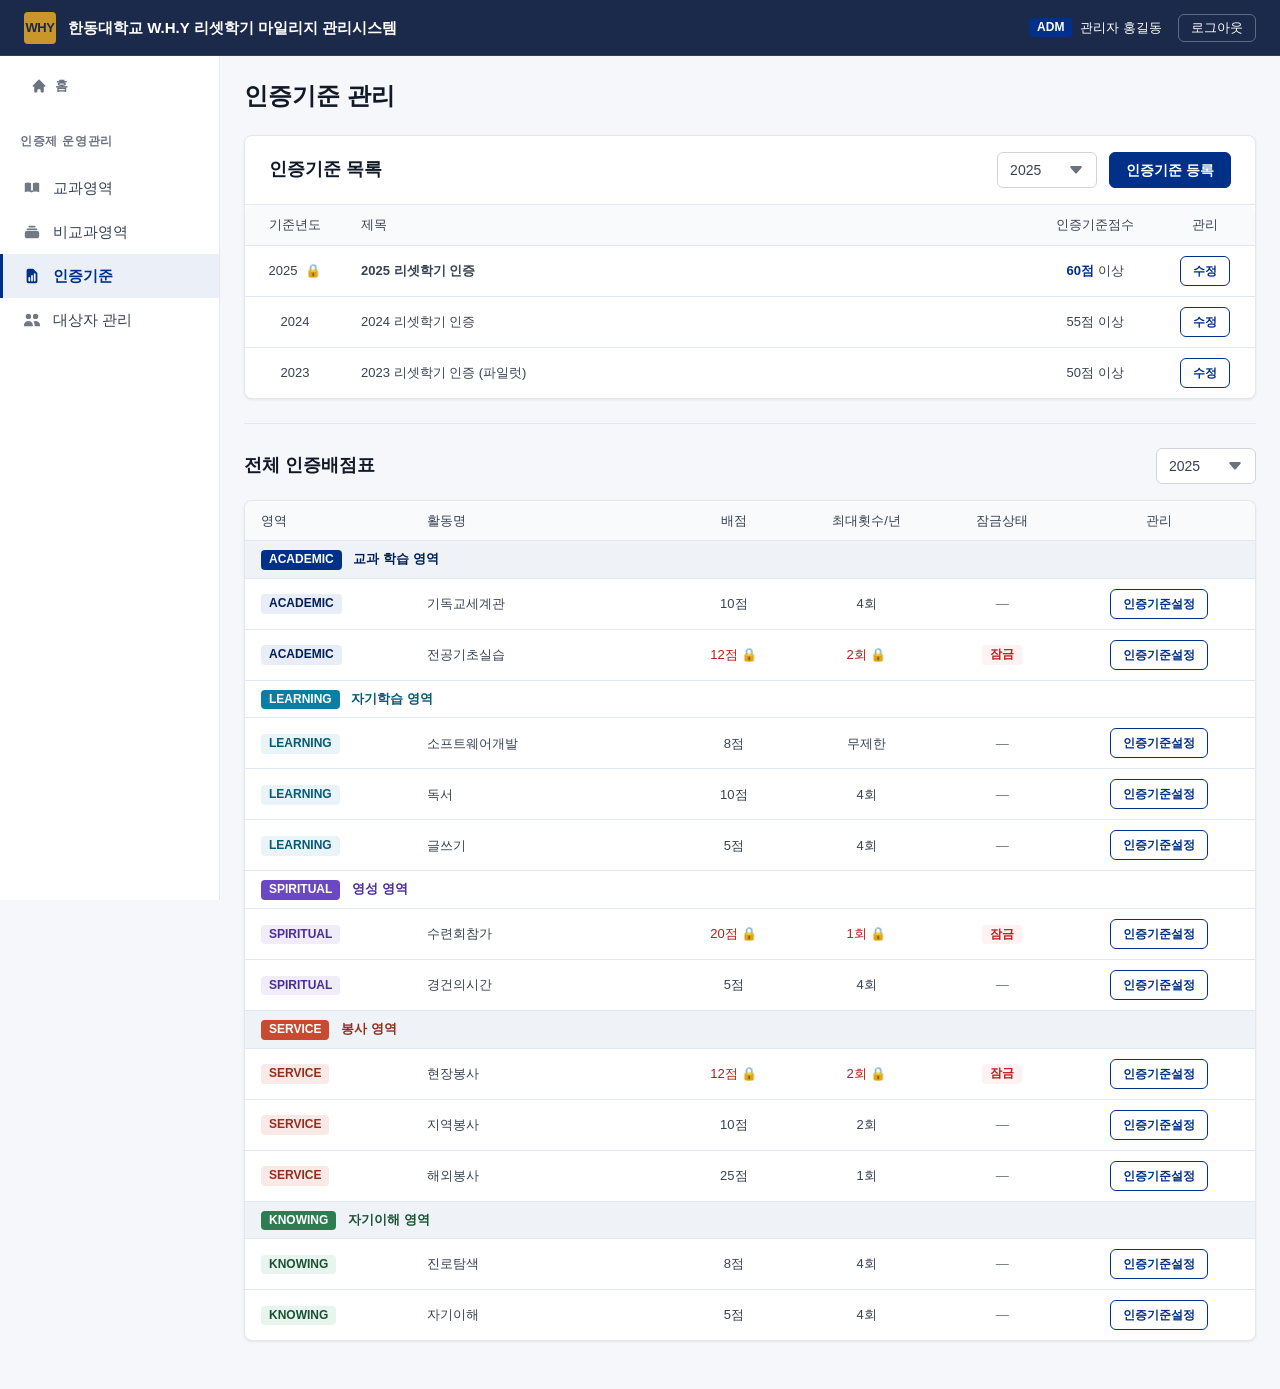
<file: cert-standard.html>
<!DOCTYPE html>
<html lang="ko">
<head>
  <meta charset="UTF-8">
  <meta name="viewport" content="width=device-width, initial-scale=1.0">
  <title>인증기준 관리 — W.H.Y 리셋학기 마일리지 관리시스템</title>
  <link rel="stylesheet" href="_tokens.css">
  <link rel="stylesheet" href="_layout.css">
  <style>
    .is-embedded .topbar,
    .is-embedded .sidebar { display: none !important; }
    .is-embedded .content {
      margin-left: 0 !important;
      margin-top: 0 !important;
      min-height: 100vh;
    }
  </style>
</head>
<body>
<script>
  if (window !== window.parent || new URLSearchParams(location.search).get('embedded') === '1') {
    document.documentElement.classList.add('is-embedded');
  }
</script>

<!-- ===== TopBar ===== -->
<header class="topbar">
  <div class="topbar__logo">
    <div class="topbar__logo-mark">WHY</div>
    <span class="topbar__title">한동대학교 W.H.Y 리셋학기 마일리지 관리시스템</span>
  </div>
  <div class="topbar__right">
    <div class="topbar__user">
      <span class="role-badge role-badge--adm">ADM</span>
      <span class="topbar__user-name">관리자 홍길동</span>
    </div>
    <button class="topbar__logout" onclick="alert('로그아웃')">로그아웃</button>
  </div>
</header>

<!-- ===== Sidebar ===== -->
<nav class="sidebar">
  <a href="index.html" class="sidebar__nav-link" style="display:flex; align-items:center; gap:8px; padding: 10px 16px; margin: 8px 12px; border-radius: 8px; font-size: 13px; font-weight: 600; color: var(--color-text-secondary);">
    <svg width="16" height="16" viewBox="0 0 20 20" fill="currentColor"><path d="M10.707 2.293a1 1 0 00-1.414 0l-7 7a1 1 0 001.414 1.414L4 10.414V17a1 1 0 001 1h2a1 1 0 001-1v-2a1 1 0 011-1h2a1 1 0 011 1v2a1 1 0 001 1h2a1 1 0 001-1v-6.586l.293.293a1 1 0 001.414-1.414l-7-7z"/></svg>
    홈
  </a>
  <span class="sidebar__section-label">인증제 운영관리</span>
  <ul class="sidebar__nav">
    <li class="sidebar__nav-item">
      <a href="cert-course.html" class="sidebar__nav-link">
        <svg class="sidebar__nav-icon" viewBox="0 0 20 20" fill="currentColor">
          <path d="M9 4.804A7.968 7.968 0 005.5 4c-1.255 0-2.443.29-3.5.804v10A7.969 7.969 0 015.5 14c1.396 0 2.694.358 3.8 1.006A7.968 7.968 0 0114.5 14c1.255 0 2.443.29 3.5.804v-10A7.968 7.968 0 0014.5 4c-1.255 0-2.443.29-3.5.804V12a1 1 0 11-2 0V4.804z"/>
        </svg>
        교과영역
      </a>
    </li>
    <li class="sidebar__nav-item">
      <a href="cert-extracur.html" class="sidebar__nav-link">
        <svg class="sidebar__nav-icon" viewBox="0 0 20 20" fill="currentColor">
          <path d="M7 3a1 1 0 000 2h6a1 1 0 100-2H7zM4 7a1 1 0 011-1h10a1 1 0 110 2H5a1 1 0 01-1-1zM2 11a2 2 0 012-2h12a2 2 0 012 2v4a2 2 0 01-2 2H4a2 2 0 01-2-2v-4z"/>
        </svg>
        비교과영역
      </a>
    </li>
    <li class="sidebar__nav-item">
      <a href="cert-standard.html" class="sidebar__nav-link is-active">
        <svg class="sidebar__nav-icon" viewBox="0 0 20 20" fill="currentColor">
          <path fill-rule="evenodd" d="M6 2a2 2 0 00-2 2v12a2 2 0 002 2h8a2 2 0 002-2V7.414A2 2 0 0015.414 6L12 2.586A2 2 0 0010.586 2H6zm2 10a1 1 0 10-2 0v3a1 1 0 102 0v-3zm2-3a1 1 0 011 1v5a1 1 0 11-2 0v-5a1 1 0 011-1zm4-1a1 1 0 10-2 0v7a1 1 0 102 0V8z" clip-rule="evenodd"/>
        </svg>
        인증기준
      </a>
    </li>
    <li class="sidebar__nav-item">
      <a href="target.html" class="sidebar__nav-link">
        <svg class="sidebar__nav-icon" viewBox="0 0 20 20" fill="currentColor">
          <path d="M9 6a3 3 0 11-6 0 3 3 0 016 0zM17 6a3 3 0 11-6 0 3 3 0 016 0zM12.93 17c.046-.327.07-.66.07-1a6.97 6.97 0 00-1.5-4.33A5 5 0 0119 16v1h-6.07zM6 11a5 5 0 015 5v1H1v-1a5 5 0 015-5z"/>
        </svg>
        대상자 관리
      </a>
    </li>
  </ul>
</nav>

<!-- ===== Main Content ===== -->
<main class="content">

  <!-- 페이지 헤더 -->
  <div class="page-header">
    <h1 class="page-title">인증기준 관리</h1>
  </div>

  <!-- ===== 섹션 1: 인증기준 목록 ===== -->
  <div class="card section-gap">
    <div class="card__header">
      <h2 class="section-title">인증기준 목록</h2>
      <div class="flex-center gap-3">
        <select class="form-select" style="width: 100px;">
          <option>2025</option>
          <option>2024</option>
          <option>2023</option>
        </select>
        <button class="btn btn--primary" onclick="alert('인증기준 등록 모달 (ADM 전용)')">인증기준 등록</button>
      </div>
    </div>
    <div class="table-wrapper" style="border: none; border-radius: 0;">
      <table class="table table--no-stripe">
        <thead>
          <tr>
            <th style="width: 100px;" class="center">기준년도</th>
            <th>제목</th>
            <th style="width: 120px;" class="center">인증기준점수</th>
            <th style="width: 100px;" class="center">관리</th>
          </tr>
        </thead>
        <tbody>
          <tr>
            <td class="center">
              <span class="flex-center gap-2" style="justify-content: center;">
                2025
                <span title="인증이력 있음: 기준년도 변경 불가" style="color: var(--status-locked-text); cursor: help;">&#128274;</span>
              </span>
            </td>
            <td><strong>2025 리셋학기 인증</strong></td>
            <td class="center"><strong style="color: var(--color-primary);">60점</strong> 이상</td>
            <td class="center"><button class="btn btn--secondary btn--sm" onclick="alert('행 인라인 수정 모드: 제목·인증기준점수만 수정 가능')">수정</button></td>
          </tr>
          <tr>
            <td class="center">2024</td>
            <td>2024 리셋학기 인증</td>
            <td class="center">55점 이상</td>
            <td class="center"><button class="btn btn--secondary btn--sm" onclick="alert('행 인라인 수정 모드')">수정</button></td>
          </tr>
          <tr>
            <td class="center">2023</td>
            <td>2023 리셋학기 인증 (파일럿)</td>
            <td class="center">50점 이상</td>
            <td class="center"><button class="btn btn--secondary btn--sm">수정</button></td>
          </tr>
        </tbody>
      </table>
    </div>
  </div>

  <!-- ===== 구분선 ===== -->
  <hr class="divider">

  <!-- ===== 섹션 2: 전체 인증배점표 ===== -->
  <div class="flex-between mb-4">
    <h2 class="section-title">전체 인증배점표</h2>
    <select class="form-select" style="width: 100px;">
      <option>2025</option>
      <option>2024</option>
    </select>
  </div>

  <!-- ACADEMIC 영역 -->
  <div class="card section-gap">
    <div class="table-wrapper" style="border: none; border-radius: 0;">
      <table class="table table--no-stripe">
        <thead>
          <tr>
            <th style="width: 110px;">영역</th>
            <th style="width: 180px;">활동명</th>
            <th style="width: 80px;" class="center">배점</th>
            <th style="width: 100px;" class="center">최대횟수/년</th>
            <th style="width: 80px;" class="center">잠금상태</th>
            <th style="width: 120px;" class="center">관리</th>
          </tr>
        </thead>
        <tbody>
          <tr class="section-header">
            <td colspan="6">
              <span class="badge badge--academic">ACADEMIC</span>
              <span style="margin-left: var(--spacing-2); color: var(--compass-academic-text);">교과 학습 영역</span>
            </td>
          </tr>
          <tr>
            <td><span class="badge badge--academic-light" style="font-size: var(--font-size-xs);">ACADEMIC</span></td>
            <td>기독교세계관</td>
            <td class="center">10점</td>
            <td class="center">4회</td>
            <td class="center"><span class="text-muted text-sm">—</span></td>
            <td class="center">
              <button class="btn btn--secondary btn--sm" onclick="openStandardModal('기독교세계관', 'academic', 10, 4, false)">인증기준설정</button>
            </td>
          </tr>
          <tr>
            <td><span class="badge badge--academic-light" style="font-size: var(--font-size-xs);">ACADEMIC</span></td>
            <td>전공기초실습</td>
            <td class="center" style="color: var(--status-locked-text);">
              12점 <span title="잠금: 당해년도 인증이력 있음">&#128274;</span>
            </td>
            <td class="center" style="color: var(--status-locked-text);">
              2회 <span title="잠금: 당해년도 인증이력 있음">&#128274;</span>
            </td>
            <td class="center">
              <span class="badge badge--locked" style="font-size: var(--font-size-xs);">잠금</span>
            </td>
            <td class="center">
              <button class="btn btn--secondary btn--sm" onclick="openStandardModal('전공기초실습', 'academic', 12, 2, true)">인증기준설정</button>
            </td>
          </tr>

          <tr class="section-header">
            <td colspan="6">
              <span class="badge badge--learning">LEARNING</span>
              <span style="margin-left: var(--spacing-2); color: var(--compass-learning-text);">자기학습 영역</span>
            </td>
          </tr>
          <tr>
            <td><span class="badge badge--learning-light" style="font-size: var(--font-size-xs);">LEARNING</span></td>
            <td>소프트웨어개발</td>
            <td class="center">8점</td>
            <td class="center">무제한</td>
            <td class="center"><span class="text-muted text-sm">—</span></td>
            <td class="center">
              <button class="btn btn--secondary btn--sm" onclick="openStandardModal('소프트웨어개발', 'learning', 8, 0, false)">인증기준설정</button>
            </td>
          </tr>
          <tr>
            <td><span class="badge badge--learning-light" style="font-size: var(--font-size-xs);">LEARNING</span></td>
            <td>독서</td>
            <td class="center">10점</td>
            <td class="center">4회</td>
            <td class="center"><span class="text-muted text-sm">—</span></td>
            <td class="center">
              <button class="btn btn--secondary btn--sm" onclick="openStandardModal('독서', 'learning', 10, 4, false)">인증기준설정</button>
            </td>
          </tr>
          <tr>
            <td><span class="badge badge--learning-light" style="font-size: var(--font-size-xs);">LEARNING</span></td>
            <td>글쓰기</td>
            <td class="center">5점</td>
            <td class="center">4회</td>
            <td class="center"><span class="text-muted text-sm">—</span></td>
            <td class="center">
              <button class="btn btn--secondary btn--sm" onclick="openStandardModal('글쓰기', 'learning', 5, 4, false)">인증기준설정</button>
            </td>
          </tr>

          <tr class="section-header">
            <td colspan="6">
              <span class="badge badge--spiritual">SPIRITUAL</span>
              <span style="margin-left: var(--spacing-2); color: var(--compass-spiritual-text);">영성 영역</span>
            </td>
          </tr>
          <tr>
            <td><span class="badge badge--spiritual-light" style="font-size: var(--font-size-xs);">SPIRITUAL</span></td>
            <td>수련회참가</td>
            <td class="center" style="color: var(--status-locked-text);">
              20점 <span title="잠금: 당해년도 인증이력 있음">&#128274;</span>
            </td>
            <td class="center" style="color: var(--status-locked-text);">
              1회 <span title="잠금: 당해년도 인증이력 있음">&#128274;</span>
            </td>
            <td class="center">
              <span class="badge badge--locked" style="font-size: var(--font-size-xs);">잠금</span>
            </td>
            <td class="center">
              <button class="btn btn--secondary btn--sm" onclick="openStandardModal('수련회참가', 'spiritual', 20, 1, true)">인증기준설정</button>
            </td>
          </tr>
          <tr>
            <td><span class="badge badge--spiritual-light" style="font-size: var(--font-size-xs);">SPIRITUAL</span></td>
            <td>경건의시간</td>
            <td class="center">5점</td>
            <td class="center">4회</td>
            <td class="center"><span class="text-muted text-sm">—</span></td>
            <td class="center">
              <button class="btn btn--secondary btn--sm" onclick="openStandardModal('경건의시간', 'spiritual', 5, 4, false)">인증기준설정</button>
            </td>
          </tr>

          <tr class="section-header">
            <td colspan="6">
              <span class="badge badge--service">SERVICE</span>
              <span style="margin-left: var(--spacing-2); color: var(--compass-service-text);">봉사 영역</span>
            </td>
          </tr>
          <tr>
            <td><span class="badge badge--service-light" style="font-size: var(--font-size-xs);">SERVICE</span></td>
            <td>현장봉사</td>
            <td class="center" style="color: var(--status-locked-text);">
              12점 <span title="잠금: 당해년도 인증이력 있음">&#128274;</span>
            </td>
            <td class="center" style="color: var(--status-locked-text);">
              2회 <span title="잠금: 당해년도 인증이력 있음">&#128274;</span>
            </td>
            <td class="center">
              <span class="badge badge--locked" style="font-size: var(--font-size-xs);">잠금</span>
            </td>
            <td class="center">
              <button class="btn btn--secondary btn--sm" onclick="openStandardModal('현장봉사', 'service', 12, 2, true)">인증기준설정</button>
            </td>
          </tr>
          <tr>
            <td><span class="badge badge--service-light" style="font-size: var(--font-size-xs);">SERVICE</span></td>
            <td>지역봉사</td>
            <td class="center">10점</td>
            <td class="center">2회</td>
            <td class="center"><span class="text-muted text-sm">—</span></td>
            <td class="center">
              <button class="btn btn--secondary btn--sm" onclick="openStandardModal('지역봉사', 'service', 10, 2, false)">인증기준설정</button>
            </td>
          </tr>
          <tr>
            <td><span class="badge badge--service-light" style="font-size: var(--font-size-xs);">SERVICE</span></td>
            <td>해외봉사</td>
            <td class="center">25점</td>
            <td class="center">1회</td>
            <td class="center"><span class="text-muted text-sm">—</span></td>
            <td class="center">
              <button class="btn btn--secondary btn--sm" onclick="openStandardModal('해외봉사', 'service', 25, 1, false)">인증기준설정</button>
            </td>
          </tr>

          <tr class="section-header">
            <td colspan="6">
              <span class="badge badge--knowing">KNOWING</span>
              <span style="margin-left: var(--spacing-2); color: var(--compass-knowing-text);">자기이해 영역</span>
            </td>
          </tr>
          <tr>
            <td><span class="badge badge--knowing-light" style="font-size: var(--font-size-xs);">KNOWING</span></td>
            <td>진로탐색</td>
            <td class="center">8점</td>
            <td class="center">4회</td>
            <td class="center"><span class="text-muted text-sm">—</span></td>
            <td class="center">
              <button class="btn btn--secondary btn--sm" onclick="openStandardModal('진로탐색', 'knowing', 8, 4, false)">인증기준설정</button>
            </td>
          </tr>
          <tr>
            <td><span class="badge badge--knowing-light" style="font-size: var(--font-size-xs);">KNOWING</span></td>
            <td>자기이해</td>
            <td class="center">5점</td>
            <td class="center">4회</td>
            <td class="center"><span class="text-muted text-sm">—</span></td>
            <td class="center">
              <button class="btn btn--secondary btn--sm" onclick="openStandardModal('자기이해', 'knowing', 5, 4, false)">인증기준설정</button>
            </td>
          </tr>
        </tbody>
      </table>
    </div>
  </div>

</main>

<!-- ===================================================
     모달: 인증기준 설정 팝업 (WF-CERT-005)
     =================================================== -->
<div class="modal-overlay" id="standardModalOverlay">
  <div class="modal modal--md">
    <header class="modal__header">
      <span class="modal__title">인증기준 설정</span>
      <button class="modal__close" onclick="closeStandardModal()" aria-label="닫기">&times;</button>
    </header>
    <div class="modal__body">

      <!-- 상태 배지 -->
      <div id="stdStatusBadge" class="mb-4"></div>

      <!-- 안내 문구 -->
      <div id="stdGuidance" class="mb-4"></div>

      <!-- 영역 Select -->
      <div class="modal-form-row">
        <label class="form-label form-label--required">컴패스 영역</label>
        <select class="form-select" id="stdCompassSel">
          <option value="">선택해주세요</option>
          <option value="academic">Academic</option>
          <option value="learning">Learning</option>
          <option value="spiritual">Spiritual</option>
          <option value="service">Service</option>
          <option value="knowing">Knowing</option>
        </select>
      </div>

      <!-- 활동명 -->
      <div class="modal-form-row">
        <label class="form-label form-label--required">활동명</label>
        <input type="text" class="form-input" id="stdActNm" placeholder="활동명을 입력해주세요">
      </div>

      <!-- 배점 -->
      <div class="modal-form-row">
        <label class="form-label form-label--required">배점</label>
        <div class="locked-field">
          <input type="number" class="form-input" id="stdPts" placeholder="양의 정수 입력" min="1">
          <span class="locked-field__icon" id="stdPtsLock" style="display:none;">&#128274;</span>
        </div>
      </div>

      <!-- 최대횟수 -->
      <div class="modal-form-row">
        <label class="form-label form-label--required">최대횟수/년</label>
        <div class="locked-field">
          <input type="number" class="form-input" id="stdMaxCnt" placeholder="0 입력 시 무제한" min="0">
          <span class="locked-field__icon" id="stdMaxCntLock" style="display:none;">&#128274;</span>
        </div>
      </div>

    </div>
    <footer class="modal__footer">
      <button class="btn btn--secondary" onclick="closeStandardModal()">취소</button>
      <button class="btn btn--primary" onclick="saveStandardModal()">저장</button>
    </footer>
  </div>
</div>

<script>
  function openStandardModal(actNm, compass, pts, maxCnt, isLocked) {
    // 상태 배지
    var badgeEl = document.getElementById('stdStatusBadge');
    var guidanceEl = document.getElementById('stdGuidance');

    if (isLocked) {
      badgeEl.innerHTML = '<span class="badge badge--locked">당해년도 인증이력 있음</span>';
      guidanceEl.innerHTML = '<div class="error-banner">&#128274; 당해년도에 이 활동명으로 인증된 학생이 있어 배점·최대횟수는 수정할 수 없습니다. (영역·활동명만 수정 가능)</div>';
    } else {
      badgeEl.innerHTML = '<span class="badge badge--new">신규 등록 / 이력 없음</span>';
      guidanceEl.innerHTML = '<div class="info-banner">&#8505; 교과·비교과 상관없이 활동명을 신규 등록하거나 기존 값을 자유롭게 수정할 수 있습니다.</div>';
    }

    // 영역 선택
    document.getElementById('stdCompassSel').value = compass;

    // 활동명
    document.getElementById('stdActNm').value = actNm;

    // 배점
    var ptsInput = document.getElementById('stdPts');
    var ptsLock = document.getElementById('stdPtsLock');
    ptsInput.value = pts;
    ptsInput.disabled = isLocked;
    ptsInput.style.background = isLocked ? 'var(--input-bg-disabled)' : 'var(--input-bg)';
    ptsInput.style.color = isLocked ? 'var(--input-text-disabled)' : 'var(--input-text)';
    ptsLock.style.display = isLocked ? 'block' : 'none';

    // 최대횟수
    var maxInput = document.getElementById('stdMaxCnt');
    var maxLock = document.getElementById('stdMaxCntLock');
    maxInput.value = maxCnt;
    maxInput.disabled = isLocked;
    maxInput.style.background = isLocked ? 'var(--input-bg-disabled)' : 'var(--input-bg)';
    maxInput.style.color = isLocked ? 'var(--input-text-disabled)' : 'var(--input-text)';
    maxLock.style.display = isLocked ? 'block' : 'none';

    document.getElementById('standardModalOverlay').classList.add('is-open');
  }

  function closeStandardModal() {
    document.getElementById('standardModalOverlay').classList.remove('is-open');
  }

  function saveStandardModal() {
    var compass = document.getElementById('stdCompassSel').value;
    var actNm = document.getElementById('stdActNm').value.trim();
    var pts = document.getElementById('stdPts').value;

    if (!compass) { alert('컴패스 영역을 선택해주세요.'); return; }
    if (!actNm)   { alert('활동명을 입력해주세요.'); return; }
    if (!document.getElementById('stdPts').disabled && (!pts || parseInt(pts) < 1)) {
      alert('배점은 1 이상의 양의 정수를 입력해주세요.'); return;
    }
    alert('저장 완료: ' + compass + ' — ' + actNm + ' (' + pts + '점)');
    closeStandardModal();
  }

  document.addEventListener('keydown', function(e) {
    if (e.key === 'Escape') closeStandardModal();
  });
</script>

</body>
</html>
</file>
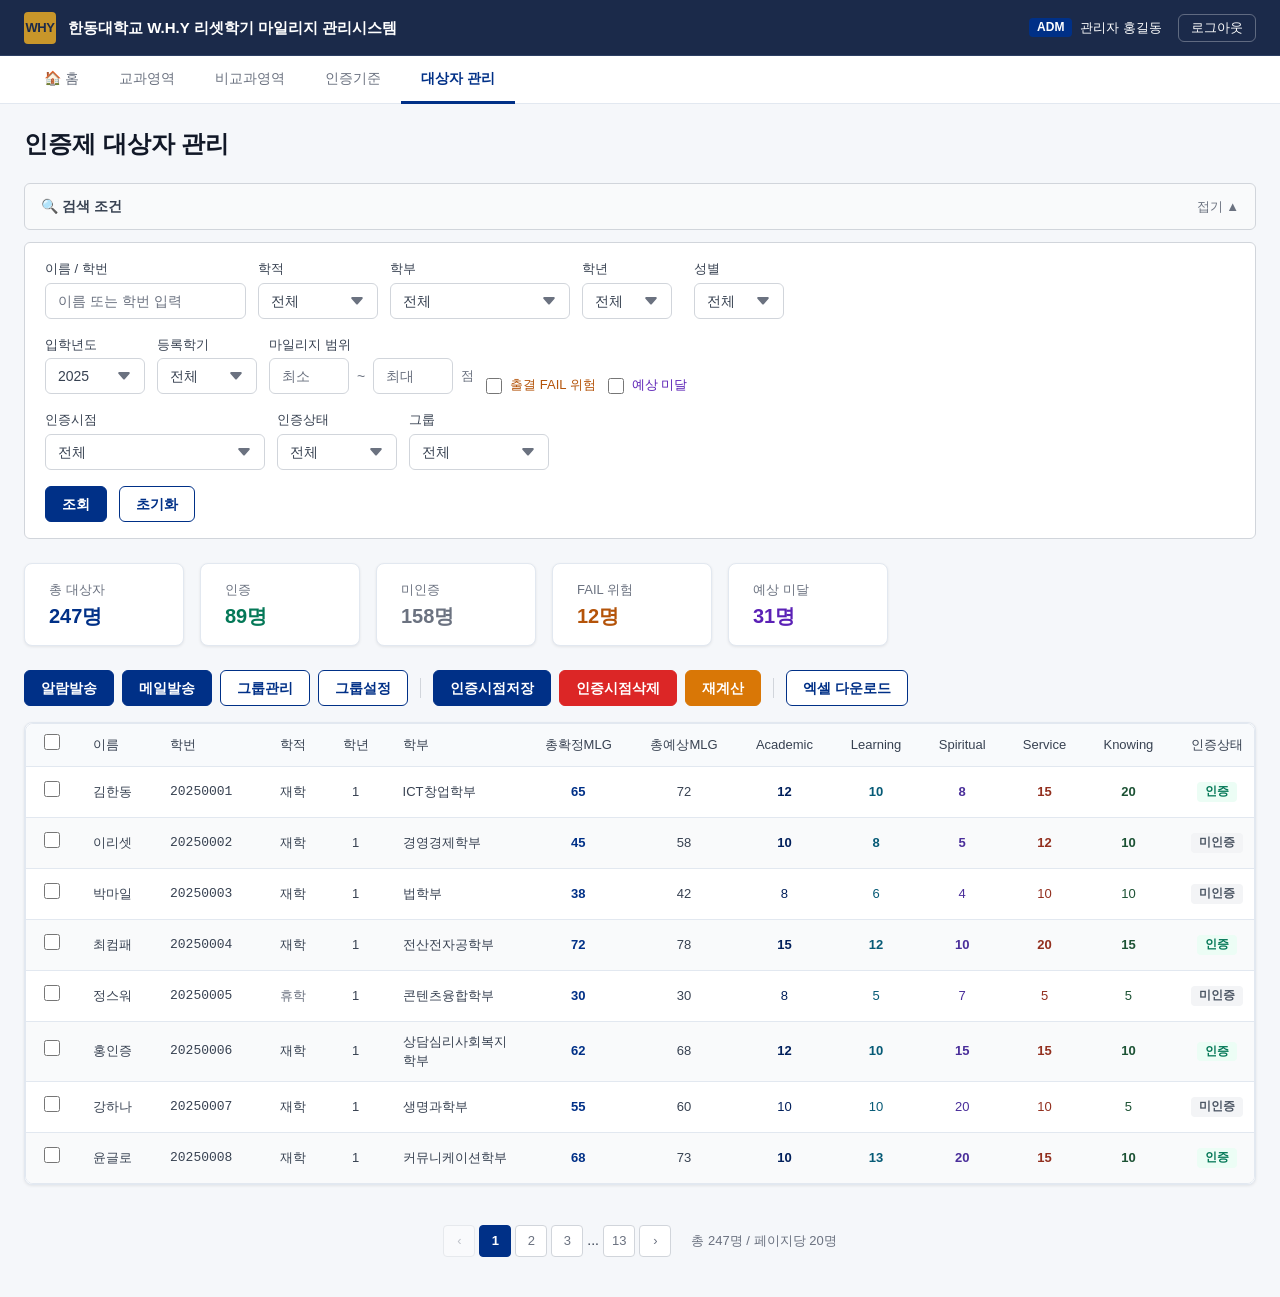
<file: target.html>
<!DOCTYPE html>
<html lang="ko">
<head>
  <meta charset="UTF-8">
  <meta name="viewport" content="width=device-width, initial-scale=1.0">
  <title>대상자 관리 — W.H.Y 리셋학기 마일리지 관리시스템</title>
  <link rel="stylesheet" href="_tokens.css">
  <link rel="stylesheet" href="_layout.css">
  <style>
    /* target.html 전용 GNB (Sidebar 없는 독립 메뉴 구조) */
    .gnb {
      position: fixed;
      top: var(--topbar-height);
      left: 0;
      right: 0;
      height: 48px;
      background: var(--color-bg-card);
      border-bottom: 1px solid var(--color-border-section);
      display: flex;
      align-items: center;
      padding: 0 var(--content-padding);
      z-index: 99;
      gap: 0;
    }

    .gnb__item {
      display: flex;
      align-items: center;
      height: 48px;
      padding: 0 var(--spacing-5);
      font-size: var(--font-size-base);
      font-weight: var(--font-weight-medium);
      color: var(--color-text-secondary);
      border-bottom: 3px solid transparent;
      cursor: pointer;
      text-decoration: none;
      transition: color 0.12s;
    }

    .gnb__item:hover {
      color: var(--color-primary);
      text-decoration: none;
    }

    .gnb__item.is-active {
      color: var(--color-primary);
      border-bottom-color: var(--color-primary);
      font-weight: var(--font-weight-semibold);
    }

    .content--target {
      margin-top: calc(var(--topbar-height) + 48px);
      margin-left: 0;
      padding: var(--content-padding);
      min-height: calc(100vh - var(--topbar-height) - 48px);
    }

    /* 학생 목록 테이블: 가로 스크롤 */
    .student-table-wrapper {
      overflow-x: auto;
      border: 1px solid var(--table-border);
      border-radius: var(--radius-lg);
    }

    .student-table {
      min-width: 1600px;
    }

    .mlg-val {
      font-weight: var(--font-weight-semibold);
      color: var(--color-primary);
    }

    /* 검색 영역 접기/펼치기 */
    .search-collapse-header {
      display: flex;
      align-items: center;
      justify-content: space-between;
      padding: var(--spacing-3) var(--spacing-4);
      background: var(--neutral-50);
      border-radius: var(--radius-md);
      cursor: pointer;
      border: 1px solid var(--color-border);
      margin-bottom: var(--spacing-3);
    }

    .search-collapse-header:hover {
      background: var(--admin-sidebar-active-bg);
    }

    .search-body {
      border: 1px solid var(--color-border);
      border-radius: var(--radius-md);
      padding: var(--spacing-4) var(--spacing-5);
      background: var(--color-bg-card);
    }

    .search-body.is-collapsed {
      display: none;
    }

    /* 인증현황 모달 내부 */
    .cert-detail-header {
      background: var(--admin-topbar-bg);
      color: var(--admin-topbar-text);
      padding: var(--modal-header-padding-v) var(--modal-header-padding-h);
      display: flex;
      align-items: center;
      justify-content: space-between;
    }

    .cert-detail-header-actions {
      display: flex;
      align-items: center;
      gap: var(--spacing-3);
    }
  </style>
  <style>
    .is-embedded .topbar,
    .is-embedded .gnb { display: none !important; }
    .is-embedded .content--target {
      margin-top: 0 !important;
    }
  </style>
</head>
<body>
<script>
  if (window !== window.parent || new URLSearchParams(location.search).get('embedded') === '1') {
    document.documentElement.classList.add('is-embedded');
  }
</script>

<!-- ===== TopBar ===== -->
<header class="topbar">
  <div class="topbar__logo" style="cursor:pointer;" onclick="location.href='index.html'">
    <div class="topbar__logo-mark">WHY</div>
    <span class="topbar__title">한동대학교 W.H.Y 리셋학기 마일리지 관리시스템</span>
  </div>
  <div class="topbar__right">
    <div class="topbar__user">
      <span class="role-badge role-badge--adm">ADM</span>
      <span class="topbar__user-name">관리자 홍길동</span>
    </div>
    <button class="topbar__logout" onclick="alert('로그아웃')">로그아웃</button>
  </div>
</header>

<!-- ===== GNB (독립 네비게이션) ===== -->
<nav class="gnb">
  <a href="index.html" class="gnb__item">🏠 홈</a>
  <a href="cert-course.html" class="gnb__item">교과영역</a>
  <a href="cert-extracur.html" class="gnb__item">비교과영역</a>
  <a href="cert-standard.html" class="gnb__item">인증기준</a>
  <a href="target.html" class="gnb__item is-active">대상자 관리</a>
</nav>

<!-- ===== Main Content ===== -->
<main class="content--target">

  <!-- 페이지 헤더 -->
  <div class="page-header">
    <h1 class="page-title">인증제 대상자 관리</h1>
  </div>

  <!-- ===== 검색 조건 (접기 가능) ===== -->
  <div class="section-gap">
    <div class="search-collapse-header" onclick="toggleSearch()">
      <span style="font-weight: var(--font-weight-semibold); color: var(--color-text-primary);">&#128269; 검색 조건</span>
      <span id="searchToggleLabel" style="font-size: var(--font-size-sm); color: var(--color-text-secondary);">접기 &#9650;</span>
    </div>

    <div class="search-body" id="searchBody">
      <!-- 1행 -->
      <div class="search-row mb-4">
        <div class="form-group form-group--wide">
          <label class="form-label">이름 / 학번</label>
          <input type="text" class="form-input" placeholder="이름 또는 학번 입력">
        </div>
        <div class="form-group">
          <label class="form-label">학적</label>
          <select class="form-select" style="width: 120px;">
            <option>전체</option>
            <option>재학</option>
            <option>휴학</option>
            <option>복학</option>
            <option>수료</option>
            <option>제적</option>
          </select>
        </div>
        <div class="form-group form-group--wide">
          <label class="form-label">학부</label>
          <select class="form-select" style="width: 180px;">
            <option>전체</option>
            <option>ICT창업학부</option>
            <option>경영경제학부</option>
            <option>법학부</option>
            <option>전산전자공학부</option>
            <option>콘텐츠융합학부</option>
            <option>상담심리사회복지학부</option>
            <option>생명과학부</option>
            <option>커뮤니케이션학부</option>
          </select>
        </div>
        <div class="form-group">
          <label class="form-label">학년</label>
          <select class="form-select" style="width: 90px;">
            <option>전체</option>
            <option>1학년</option>
            <option>2학년</option>
            <option>3학년</option>
            <option>4학년</option>
          </select>
        </div>
        <div class="form-group">
          <label class="form-label">성별</label>
          <select class="form-select" style="width: 90px;">
            <option>전체</option>
            <option>남</option>
            <option>여</option>
          </select>
        </div>
      </div>

      <!-- 2행 -->
      <div class="search-row mb-4">
        <div class="form-group">
          <label class="form-label">입학년도</label>
          <select class="form-select" style="width: 100px;">
            <option>전체</option>
            <option selected>2025</option>
            <option>2024</option>
            <option>2023</option>
          </select>
        </div>
        <div class="form-group">
          <label class="form-label">등록학기</label>
          <select class="form-select" style="width: 100px;">
            <option>전체</option>
            <option>1학기</option>
            <option>2학기</option>
          </select>
        </div>
        <div class="form-group">
          <label class="form-label">마일리지 범위</label>
          <div class="flex-center gap-2">
            <input type="number" class="form-input" placeholder="최소" style="width: 80px;" min="0">
            <span class="text-muted">~</span>
            <input type="number" class="form-input" placeholder="최대" style="width: 80px;" min="0">
            <span class="text-sm text-muted">점</span>
          </div>
        </div>
        <div class="form-group" style="flex-direction: row; align-items: flex-end; gap: var(--spacing-2);">
          <input type="checkbox" class="form-checkbox" id="failRiskFilter">
          <label for="failRiskFilter" class="form-label" style="cursor: pointer; color: var(--status-fail-risk-text); white-space: nowrap;">출결 FAIL 위험</label>
        </div>
        <div class="form-group" style="flex-direction: row; align-items: flex-end; gap: var(--spacing-2);">
          <input type="checkbox" class="form-checkbox" id="predLackFilter">
          <label for="predLackFilter" class="form-label" style="cursor: pointer; color: var(--status-pred-lack-text); white-space: nowrap;">예상 미달</label>
        </div>
      </div>

      <!-- 3행 -->
      <div class="search-row mb-4">
        <div class="form-group form-group--wide">
          <label class="form-label">인증시점</label>
          <select class="form-select" style="width: 220px;">
            <option>전체</option>
            <option>2025-01-15 저장본</option>
            <option>2024-06-30 저장본</option>
          </select>
        </div>
        <div class="form-group">
          <label class="form-label">인증상태</label>
          <select class="form-select" style="width: 120px;">
            <option>전체</option>
            <option>인증</option>
            <option>미인증</option>
          </select>
        </div>
        <div class="form-group">
          <label class="form-label">그룹</label>
          <select class="form-select" style="width: 140px;">
            <option>전체</option>
            <option>ICT-2025</option>
            <option>경영-2025</option>
          </select>
        </div>
      </div>

      <!-- 버튼 -->
      <div class="flex-center gap-3">
        <button class="btn btn--primary" onclick="alert('조회')">조회</button>
        <button class="btn btn--secondary" onclick="alert('초기화')">초기화</button>
      </div>
    </div>
  </div>

  <!-- ===== 요약 카운트 카드 ===== -->
  <div class="summary-cards">
    <div class="summary-card">
      <span class="summary-card__label">총 대상자</span>
      <span class="summary-card__value summary-card__value--primary">247명</span>
    </div>
    <div class="summary-card">
      <span class="summary-card__label">인증</span>
      <span class="summary-card__value summary-card__value--success">89명</span>
    </div>
    <div class="summary-card">
      <span class="summary-card__label">미인증</span>
      <span class="summary-card__value summary-card__value--neutral">158명</span>
    </div>
    <div class="summary-card">
      <span class="summary-card__label">FAIL 위험</span>
      <span class="summary-card__value" style="color: var(--status-fail-risk-text);">12명</span>
    </div>
    <div class="summary-card">
      <span class="summary-card__label">예상 미달</span>
      <span class="summary-card__value" style="color: var(--status-pred-lack-text);">31명</span>
    </div>
  </div>

  <!-- ===== 액션 버튼 행 ===== -->
  <div class="flex-center gap-2 mb-4" style="flex-wrap: wrap;">
    <button class="btn btn--primary" onclick="alert('알람발송: 선택된 학생에게 앱 알람을 발송합니다.')">알람발송</button>
    <button class="btn btn--primary" onclick="alert('메일발송: 선택된 학생에게 이메일을 발송합니다.')">메일발송</button>
    <button class="btn btn--secondary" onclick="alert('그룹관리')">그룹관리</button>
    <button class="btn btn--secondary" onclick="alert('그룹설정')">그룹설정</button>
    <div class="btn-group-separator"></div>
    <button class="btn btn--primary" onclick="alert('현재 인증현황 시점을 저장합니다. 시점 명칭을 입력해주세요.')">인증시점저장</button>
    <button class="btn btn--danger" onclick="alert('선택된 인증시점을 삭제하시겠습니까?')">인증시점삭제</button>
    <button class="btn btn--warning" onclick="alert('마일리지 재계산을 시작합니다. 진행 중에는 다른 작업을 중단해주세요.')">재계산</button>
    <div class="btn-group-separator"></div>
    <button class="btn btn--secondary" onclick="alert('현재 조회 결과를 엑셀로 다운로드합니다.')">엑셀 다운로드</button>
  </div>

  <!-- ===== 학생 목록 테이블 ===== -->
  <div class="card section-gap">
    <div class="student-table-wrapper">
      <table class="table student-table">
        <thead>
          <tr>
            <th style="width: 40px;" class="center"><input type="checkbox" class="form-checkbox"></th>
            <th style="width: 72px;">이름</th>
            <th style="width: 100px;">학번</th>
            <th style="width: 60px;" class="center">학적</th>
            <th style="width: 50px;" class="center">학년</th>
            <th style="width: 130px;">학부</th>
            <th style="width: 72px;" class="center">총확정MLG</th>
            <th style="width: 72px;" class="center">총예상MLG</th>
            <th style="width: 70px;" class="center">Academic</th>
            <th style="width: 70px;" class="center">Learning</th>
            <th style="width: 70px;" class="center">Spiritual</th>
            <th style="width: 70px;" class="center">Service</th>
            <th style="width: 70px;" class="center">Knowing</th>
            <th style="width: 72px;" class="center">인증상태</th>
            <th style="width: 65px;" class="center">FAIL위험</th>
            <th style="width: 65px;" class="center">예상미달</th>
            <th style="width: 130px;" class="center">관리</th>
          </tr>
        </thead>
        <tbody>
          <!-- 1: 인증 -->
          <tr>
            <td class="center"><input type="checkbox" class="form-checkbox"></td>
            <td>김한동</td>
            <td style="font-family: monospace;">20250001</td>
            <td class="center">재학</td>
            <td class="center">1</td>
            <td>ICT창업학부</td>
            <td class="center"><span class="mlg-val">65</span></td>
            <td class="center">72</td>
            <td class="center" style="color: var(--compass-academic-text); font-weight: var(--font-weight-semibold);">12</td>
            <td class="center" style="color: var(--compass-learning-text); font-weight: var(--font-weight-semibold);">10</td>
            <td class="center" style="color: var(--compass-spiritual-text); font-weight: var(--font-weight-semibold);">8</td>
            <td class="center" style="color: var(--compass-service-text); font-weight: var(--font-weight-semibold);">15</td>
            <td class="center" style="color: var(--compass-knowing-text); font-weight: var(--font-weight-semibold);">20</td>
            <td class="center"><span class="badge badge--certified">인증</span></td>
            <td class="center"><span class="text-muted">—</span></td>
            <td class="center"><span class="text-muted">—</span></td>
            <td class="center">
              <div class="flex-center gap-1" style="justify-content: center;">
                <button class="btn btn--secondary btn--sm" onclick="alert('학생 프로필 페이지')">프로필</button>
                <button class="btn btn--primary btn--sm" onclick="openCertModal('김한동', '20250001', 'ICT창업학부', 1, '남', 65, true)">인증현황</button>
              </div>
            </td>
          </tr>
          <!-- 2: 미인증 + FAIL위험 + 예상미달 -->
          <tr>
            <td class="center"><input type="checkbox" class="form-checkbox"></td>
            <td>이리셋</td>
            <td style="font-family: monospace;">20250002</td>
            <td class="center">재학</td>
            <td class="center">1</td>
            <td>경영경제학부</td>
            <td class="center"><span class="mlg-val">45</span></td>
            <td class="center">58</td>
            <td class="center" style="color: var(--compass-academic-text); font-weight: var(--font-weight-semibold);">10</td>
            <td class="center" style="color: var(--compass-learning-text); font-weight: var(--font-weight-semibold);">8</td>
            <td class="center" style="color: var(--compass-spiritual-text); font-weight: var(--font-weight-semibold);">5</td>
            <td class="center" style="color: var(--compass-service-text); font-weight: var(--font-weight-semibold);">12</td>
            <td class="center" style="color: var(--compass-knowing-text); font-weight: var(--font-weight-semibold);">10</td>
            <td class="center"><span class="badge badge--not-certified">미인증</span></td>
            <td class="center"><span class="badge badge--fail-risk" style="font-size: var(--font-size-xs);">&#9888; FAIL</span></td>
            <td class="center"><span class="badge badge--pred-lack" style="font-size: var(--font-size-xs);">&#11015; 미달</span></td>
            <td class="center">
              <div class="flex-center gap-1" style="justify-content: center;">
                <button class="btn btn--secondary btn--sm" onclick="alert('학생 프로필 페이지')">프로필</button>
                <button class="btn btn--primary btn--sm" onclick="openCertModal('이리셋', '20250002', '경영경제학부', 1, '여', 45, false)">인증현황</button>
              </div>
            </td>
          </tr>
          <!-- 3: 미인증 + FAIL + 예상미달 -->
          <tr>
            <td class="center"><input type="checkbox" class="form-checkbox"></td>
            <td>박마일</td>
            <td style="font-family: monospace;">20250003</td>
            <td class="center">재학</td>
            <td class="center">1</td>
            <td>법학부</td>
            <td class="center"><span class="mlg-val">38</span></td>
            <td class="center">42</td>
            <td class="center" style="color: var(--compass-academic-text);">8</td>
            <td class="center" style="color: var(--compass-learning-text);">6</td>
            <td class="center" style="color: var(--compass-spiritual-text);">4</td>
            <td class="center" style="color: var(--compass-service-text);">10</td>
            <td class="center" style="color: var(--compass-knowing-text);">10</td>
            <td class="center"><span class="badge badge--not-certified">미인증</span></td>
            <td class="center"><span class="badge badge--fail-risk" style="font-size: var(--font-size-xs);">&#9888; FAIL</span></td>
            <td class="center"><span class="badge badge--pred-lack" style="font-size: var(--font-size-xs);">&#11015; 미달</span></td>
            <td class="center">
              <div class="flex-center gap-1" style="justify-content: center;">
                <button class="btn btn--secondary btn--sm">프로필</button>
                <button class="btn btn--primary btn--sm" onclick="openCertModal('박마일', '20250003', '법학부', 1, '남', 38, false)">인증현황</button>
              </div>
            </td>
          </tr>
          <!-- 4: 인증 -->
          <tr>
            <td class="center"><input type="checkbox" class="form-checkbox"></td>
            <td>최컴패</td>
            <td style="font-family: monospace;">20250004</td>
            <td class="center">재학</td>
            <td class="center">1</td>
            <td>전산전자공학부</td>
            <td class="center"><span class="mlg-val">72</span></td>
            <td class="center">78</td>
            <td class="center" style="color: var(--compass-academic-text); font-weight: var(--font-weight-semibold);">15</td>
            <td class="center" style="color: var(--compass-learning-text); font-weight: var(--font-weight-semibold);">12</td>
            <td class="center" style="color: var(--compass-spiritual-text); font-weight: var(--font-weight-semibold);">10</td>
            <td class="center" style="color: var(--compass-service-text); font-weight: var(--font-weight-semibold);">20</td>
            <td class="center" style="color: var(--compass-knowing-text); font-weight: var(--font-weight-semibold);">15</td>
            <td class="center"><span class="badge badge--certified">인증</span></td>
            <td class="center"><span class="text-muted">—</span></td>
            <td class="center"><span class="text-muted">—</span></td>
            <td class="center">
              <div class="flex-center gap-1" style="justify-content: center;">
                <button class="btn btn--secondary btn--sm">프로필</button>
                <button class="btn btn--primary btn--sm" onclick="openCertModal('최컴패', '20250004', '전산전자공학부', 1, '남', 72, true)">인증현황</button>
              </div>
            </td>
          </tr>
          <!-- 5: 미인증 + 예상미달 (휴학) -->
          <tr>
            <td class="center"><input type="checkbox" class="form-checkbox"></td>
            <td>정스워</td>
            <td style="font-family: monospace;">20250005</td>
            <td class="center"><span style="color: var(--color-text-secondary);">휴학</span></td>
            <td class="center">1</td>
            <td>콘텐츠융합학부</td>
            <td class="center"><span class="mlg-val">30</span></td>
            <td class="center">30</td>
            <td class="center" style="color: var(--compass-academic-text);">8</td>
            <td class="center" style="color: var(--compass-learning-text);">5</td>
            <td class="center" style="color: var(--compass-spiritual-text);">7</td>
            <td class="center" style="color: var(--compass-service-text);">5</td>
            <td class="center" style="color: var(--compass-knowing-text);">5</td>
            <td class="center"><span class="badge badge--not-certified">미인증</span></td>
            <td class="center"><span class="text-muted">—</span></td>
            <td class="center"><span class="badge badge--pred-lack" style="font-size: var(--font-size-xs);">&#11015; 미달</span></td>
            <td class="center">
              <div class="flex-center gap-1" style="justify-content: center;">
                <button class="btn btn--secondary btn--sm">프로필</button>
                <button class="btn btn--primary btn--sm" onclick="openCertModal('정스워', '20250005', '콘텐츠융합학부', 1, '남', 30, false)">인증현황</button>
              </div>
            </td>
          </tr>
          <!-- 6: 인증 -->
          <tr>
            <td class="center"><input type="checkbox" class="form-checkbox"></td>
            <td>홍인증</td>
            <td style="font-family: monospace;">20250006</td>
            <td class="center">재학</td>
            <td class="center">1</td>
            <td>상담심리사회복지학부</td>
            <td class="center"><span class="mlg-val">62</span></td>
            <td class="center">68</td>
            <td class="center" style="color: var(--compass-academic-text); font-weight: var(--font-weight-semibold);">12</td>
            <td class="center" style="color: var(--compass-learning-text); font-weight: var(--font-weight-semibold);">10</td>
            <td class="center" style="color: var(--compass-spiritual-text); font-weight: var(--font-weight-semibold);">15</td>
            <td class="center" style="color: var(--compass-service-text); font-weight: var(--font-weight-semibold);">15</td>
            <td class="center" style="color: var(--compass-knowing-text); font-weight: var(--font-weight-semibold);">10</td>
            <td class="center"><span class="badge badge--certified">인증</span></td>
            <td class="center"><span class="text-muted">—</span></td>
            <td class="center"><span class="text-muted">—</span></td>
            <td class="center">
              <div class="flex-center gap-1" style="justify-content: center;">
                <button class="btn btn--secondary btn--sm">프로필</button>
                <button class="btn btn--primary btn--sm" onclick="openCertModal('홍인증', '20250006', '상담심리사회복지학부', 1, '여', 62, true)">인증현황</button>
              </div>
            </td>
          </tr>
          <!-- 7 -->
          <tr>
            <td class="center"><input type="checkbox" class="form-checkbox"></td>
            <td>강하나</td>
            <td style="font-family: monospace;">20250007</td>
            <td class="center">재학</td>
            <td class="center">1</td>
            <td>생명과학부</td>
            <td class="center"><span class="mlg-val">55</span></td>
            <td class="center">60</td>
            <td class="center" style="color: var(--compass-academic-text);">10</td>
            <td class="center" style="color: var(--compass-learning-text);">10</td>
            <td class="center" style="color: var(--compass-spiritual-text);">20</td>
            <td class="center" style="color: var(--compass-service-text);">10</td>
            <td class="center" style="color: var(--compass-knowing-text);">5</td>
            <td class="center"><span class="badge badge--not-certified">미인증</span></td>
            <td class="center"><span class="text-muted">—</span></td>
            <td class="center"><span class="text-muted">—</span></td>
            <td class="center">
              <div class="flex-center gap-1" style="justify-content: center;">
                <button class="btn btn--secondary btn--sm">프로필</button>
                <button class="btn btn--primary btn--sm" onclick="openCertModal('강하나', '20250007', '생명과학부', 1, '여', 55, false)">인증현황</button>
              </div>
            </td>
          </tr>
          <!-- 8 -->
          <tr>
            <td class="center"><input type="checkbox" class="form-checkbox"></td>
            <td>윤글로</td>
            <td style="font-family: monospace;">20250008</td>
            <td class="center">재학</td>
            <td class="center">1</td>
            <td>커뮤니케이션학부</td>
            <td class="center"><span class="mlg-val">68</span></td>
            <td class="center">73</td>
            <td class="center" style="color: var(--compass-academic-text); font-weight: var(--font-weight-semibold);">10</td>
            <td class="center" style="color: var(--compass-learning-text); font-weight: var(--font-weight-semibold);">13</td>
            <td class="center" style="color: var(--compass-spiritual-text); font-weight: var(--font-weight-semibold);">20</td>
            <td class="center" style="color: var(--compass-service-text); font-weight: var(--font-weight-semibold);">15</td>
            <td class="center" style="color: var(--compass-knowing-text); font-weight: var(--font-weight-semibold);">10</td>
            <td class="center"><span class="badge badge--certified">인증</span></td>
            <td class="center"><span class="text-muted">—</span></td>
            <td class="center"><span class="text-muted">—</span></td>
            <td class="center">
              <div class="flex-center gap-1" style="justify-content: center;">
                <button class="btn btn--secondary btn--sm">프로필</button>
                <button class="btn btn--primary btn--sm" onclick="openCertModal('윤글로', '20250008', '커뮤니케이션학부', 1, '남', 68, true)">인증현황</button>
              </div>
            </td>
          </tr>
        </tbody>
      </table>
    </div>
  </div>

  <!-- 페이지네이션 -->
  <div class="pagination">
    <button class="pagination__btn" disabled>&#8249;</button>
    <button class="pagination__btn is-active">1</button>
    <button class="pagination__btn">2</button>
    <button class="pagination__btn">3</button>
    <span>...</span>
    <button class="pagination__btn">13</button>
    <button class="pagination__btn">&#8250;</button>
    <span class="pagination__info">총 247명 / 페이지당 20명</span>
  </div>

</main>

<!-- ===================================================
     모달: 인증현황 상세 팝업 (WF-TARGET-002)
     =================================================== -->
<div class="modal-overlay" id="certModalOverlay">
  <div class="modal modal--lg" style="width: var(--modal-width-lg); max-height: var(--modal-max-height);">

    <!-- 다크 헤더 -->
    <div class="cert-detail-header">
      <div>
        <div style="font-size: var(--font-size-xs); color: rgba(255,255,255,0.6); margin-bottom: 2px;">한동대학교</div>
        <div style="font-size: var(--font-size-lg); font-weight: var(--font-weight-semibold);">W.H.Y 리셋학기 인증현황</div>
      </div>
      <div class="cert-detail-header-actions">
        <button class="btn btn--secondary btn--sm" style="background: rgba(255,255,255,0.1); border-color: rgba(255,255,255,0.3); color: var(--admin-topbar-text);" onclick="console.log('PDF 저장'); alert('PDF 저장 (구현 예정)')">PDF 저장</button>
        <button class="btn btn--secondary btn--sm" style="background: rgba(255,255,255,0.1); border-color: rgba(255,255,255,0.3); color: var(--admin-topbar-text);" onclick="console.log('인쇄'); alert('인쇄 (구현 예정)')">인쇄</button>
        <button class="modal__close" onclick="closeCertModal()" style="margin-left: var(--spacing-2);" aria-label="닫기">&times;</button>
      </div>
    </div>

    <!-- 스크롤 영역 -->
    <div class="modal__body" id="certModalBody">

      <!-- 섹션 1: 학생 기본정보 -->
      <div class="student-info-bar">
        <div class="student-info-bar__item">
          <span class="student-info-bar__label">학과</span>
          <span class="student-info-bar__value" id="ciDept">—</span>
        </div>
        <div class="student-info-bar__item">
          <span class="student-info-bar__label">학년</span>
          <span class="student-info-bar__value" id="ciGrd">—</span>
        </div>
        <div class="student-info-bar__item">
          <span class="student-info-bar__label">성별</span>
          <span class="student-info-bar__value" id="ciGender">—</span>
        </div>
        <div class="student-info-bar__item">
          <span class="student-info-bar__label">학번</span>
          <span class="student-info-bar__value student-info-bar__value--strong" id="ciStuId">—</span>
        </div>
        <div class="student-info-bar__item">
          <span class="student-info-bar__label">이름</span>
          <span class="student-info-bar__value student-info-bar__value--strong" id="ciStuNm">—</span>
        </div>
        <div class="student-info-bar__total">
          <div class="student-info-bar__score">
            <div class="student-info-bar__score-label">총 확정 마일리지</div>
            <div class="student-info-bar__score-value" id="ciConfMlg">—</div>
          </div>
          <div id="ciCertBadge"></div>
        </div>
      </div>

      <!-- 섹션 2: 영역별 인증현황 카드 -->
      <div id="ciCompassCards" class="compass-cards mb-6">
        <!-- JS로 렌더링 -->
      </div>

      <!-- 섹션 3: 교과영역 이수내역 -->
      <div class="mb-6">
        <h3 class="section-title mb-4" style="font-size: var(--font-size-lg);">교과영역 이수내역</h3>
        <div class="table-wrapper">
          <table class="table table--no-stripe">
            <thead>
              <tr>
                <th style="width: 60px;" class="center">년도</th>
                <th style="width: 60px;" class="center">학기</th>
                <th style="width: 110px;" class="center">영역</th>
                <th style="width: 140px;">활동명</th>
                <th>교과목명</th>
                <th style="width: 60px;" class="center">학점</th>
                <th style="width: 80px;" class="center">마일리지</th>
              </tr>
            </thead>
            <tbody>
              <tr>
                <td class="center">2025</td>
                <td class="center">1</td>
                <td class="center"><span class="badge badge--academic">ACADEMIC</span></td>
                <td>기독교세계관</td>
                <td>기독교세계관(F-GBS)</td>
                <td class="center">A+</td>
                <td class="center"><strong>10</strong>점</td>
              </tr>
              <tr>
                <td class="center">2025</td>
                <td class="center">1</td>
                <td class="center"><span class="badge badge--service">SERVICE</span></td>
                <td>현장봉사</td>
                <td>전공기초실습(PFS)</td>
                <td class="center">B+</td>
                <td class="center"><strong>12</strong>점</td>
              </tr>
              <tr class="sum-row">
                <td colspan="6" class="text-right">교과 소계</td>
                <td class="center"><strong style="color: var(--color-primary);">22점</strong></td>
              </tr>
            </tbody>
          </table>
        </div>
      </div>

      <!-- 섹션 4: 비교과영역 이수내역 -->
      <div class="mb-6">
        <h3 class="section-title mb-4" style="font-size: var(--font-size-lg);">비교과영역 이수내역</h3>
        <div class="table-wrapper">
          <table class="table table--no-stripe">
            <thead>
              <tr>
                <th style="width: 60px;" class="center">년도</th>
                <th style="width: 60px;" class="center">학기</th>
                <th style="width: 110px;" class="center">영역</th>
                <th style="width: 140px;">활동명</th>
                <th>세부내역</th>
                <th style="width: 80px;" class="center">마일리지</th>
              </tr>
            </thead>
            <tbody>
              <tr>
                <td class="center">2025</td>
                <td class="center">1</td>
                <td class="center"><span class="badge badge--learning">LEARNING</span></td>
                <td>소프트웨어개발</td>
                <td>해커톤 참가 (봄 해커톤 2025)</td>
                <td class="center"><strong>8</strong>점</td>
              </tr>
              <tr>
                <td class="center">2025</td>
                <td class="center">1</td>
                <td class="center"><span class="badge badge--spiritual">SPIRITUAL</span></td>
                <td>수련회참가</td>
                <td>봄 수련회 2025</td>
                <td class="center"><strong>20</strong>점</td>
              </tr>
              <tr>
                <td class="center">2025</td>
                <td class="center">1</td>
                <td class="center"><span class="badge badge--knowing">KNOWING</span></td>
                <td>진로특강</td>
                <td>취업역량 강화 특강</td>
                <td class="center"><strong>5</strong>점</td>
              </tr>
              <tr class="sum-row">
                <td colspan="5" class="text-right">비교과 소계</td>
                <td class="center"><strong style="color: var(--color-primary);">33점</strong></td>
              </tr>
            </tbody>
          </table>
        </div>
        <div class="text-sm text-muted mt-3" style="text-align: right;">교과 22점 + 비교과 33점 = <strong style="color: var(--color-primary);">합계 55점</strong></div>
      </div>

      <!-- 섹션 5: 활동명별 이수내역 집계 -->
      <div class="mb-6">
        <h3 class="section-title mb-4" style="font-size: var(--font-size-lg);">활동명별 이수내역 집계</h3>
        <div class="table-wrapper">
          <table class="table table--no-stripe">
            <thead>
              <tr>
                <th style="width: 110px;" class="center">영역</th>
                <th style="width: 150px;">활동명</th>
                <th>세부내역</th>
                <th style="width: 80px;" class="center">이수횟수</th>
                <th style="width: 80px;" class="center">최대횟수</th>
                <th style="width: 100px;" class="center">마일리지 누계</th>
              </tr>
            </thead>
            <tbody>
              <tr>
                <td class="center"><span class="badge badge--academic">ACADEMIC</span></td>
                <td>기독교세계관</td>
                <td>교과 이수</td>
                <td class="center">1회</td>
                <td class="center">4회</td>
                <td class="center"><strong>10점</strong></td>
              </tr>
              <tr>
                <td class="center"><span class="badge badge--service">SERVICE</span></td>
                <td>현장봉사</td>
                <td>교과 이수 (PFS)</td>
                <td class="center"><strong style="color: var(--status-certified-text);">2회</strong></td>
                <td class="center">2회</td>
                <td class="center"><strong>24점</strong> <span class="text-xs text-muted">(2×12)</span></td>
              </tr>
              <tr>
                <td class="center"><span class="badge badge--learning">LEARNING</span></td>
                <td>소프트웨어개발</td>
                <td>해커톤 참가</td>
                <td class="center">1회</td>
                <td class="center">무제한</td>
                <td class="center"><strong>8점</strong></td>
              </tr>
              <tr>
                <td class="center"><span class="badge badge--spiritual">SPIRITUAL</span></td>
                <td>수련회참가</td>
                <td>봄 수련회</td>
                <td class="center">1회</td>
                <td class="center">1회</td>
                <td class="center"><strong>20점</strong></td>
              </tr>
              <tr>
                <td class="center"><span class="badge badge--knowing">KNOWING</span></td>
                <td>진로특강</td>
                <td>취업역량 강화</td>
                <td class="center">1회</td>
                <td class="center">4회</td>
                <td class="center"><strong>5점</strong></td>
              </tr>
              <!-- 초과 이수 예시 (취소선) -->
              <tr style="background: var(--status-error-bg);">
                <td class="center"><span class="badge badge--service">SERVICE</span></td>
                <td>현장봉사 <span class="badge badge--locked" style="font-size: 10px; margin-left: 4px;">초과</span></td>
                <td style="color: var(--color-text-secondary); font-size: var(--font-size-xs);">3회차 (최대 초과분)</td>
                <td class="center">
                  <span style="color: var(--status-fail-risk-text); font-weight: var(--font-weight-semibold);">3회</span>
                </td>
                <td class="center">2회</td>
                <td class="center">
                  <span class="cell--strikethrough">12점</span>
                  <span class="text-xs text-muted">→ 0점</span>
                </td>
              </tr>
            </tbody>
          </table>
        </div>
        <div class="text-xs text-muted mt-3">※ 초과 이수분은 마일리지에 반영되지 않습니다.</div>
      </div>

    </div>

    <!-- 하단 고정 버튼 -->
    <div class="modal__footer">
      <button class="btn btn--primary" onclick="console.log('PDF 저장'); alert('PDF 저장 (구현 예정)')">PDF 저장</button>
      <button class="btn btn--secondary" onclick="console.log('인쇄'); alert('인쇄 (구현 예정)')">인쇄</button>
      <button class="btn btn--secondary" onclick="closeCertModal()">닫기</button>
    </div>
  </div>
</div>

<script>
  /* ======================================================
     검색 접기/펼치기
     ====================================================== */
  var searchOpen = true;
  function toggleSearch() {
    searchOpen = !searchOpen;
    document.getElementById('searchBody').classList.toggle('is-collapsed', !searchOpen);
    document.getElementById('searchToggleLabel').textContent = searchOpen ? '접기 ▲' : '펼치기 ▼';
  }

  /* ======================================================
     인증현황 모달 (WF-TARGET-002)
     ====================================================== */
  var compassScores = {
    '김한동':  { academic: 12, learning: 10, spiritual: 8,  service: 15, knowing: 20 },
    '이리셋':  { academic: 10, learning: 8,  spiritual: 5,  service: 12, knowing: 10 },
    '박마일':  { academic: 8,  learning: 6,  spiritual: 4,  service: 10, knowing: 10 },
    '최컴패':  { academic: 15, learning: 12, spiritual: 10, service: 20, knowing: 15 },
    '정스워':  { academic: 8,  learning: 5,  spiritual: 7,  service: 5,  knowing: 5  },
    '홍인증':  { academic: 12, learning: 10, spiritual: 15, service: 15, knowing: 10 },
    '강하나':  { academic: 10, learning: 10, spiritual: 20, service: 10, knowing: 5  },
    '윤글로':  { academic: 10, learning: 13, spiritual: 20, service: 15, knowing: 10 },
  };

  function openCertModal(stuNm, stuId, dept, grd, gender, confMlg, isCertified) {
    document.getElementById('ciDept').textContent   = dept;
    document.getElementById('ciGrd').textContent    = grd + '학년';
    document.getElementById('ciGender').textContent = gender;
    document.getElementById('ciStuId').textContent  = stuId;
    document.getElementById('ciStuNm').textContent  = stuNm;
    document.getElementById('ciConfMlg').textContent = confMlg + '점';

    var badgeEl = document.getElementById('ciCertBadge');
    badgeEl.innerHTML = isCertified
      ? '<span class="badge badge--certified" style="font-size: var(--font-size-sm); padding: var(--spacing-2) var(--spacing-4);">CERTIFIED</span>'
      : '<span class="badge badge--not-certified" style="font-size: var(--font-size-sm); padding: var(--spacing-2) var(--spacing-4);">미인증</span>';

    // 컴패스 카드 렌더링
    var sc = compassScores[stuNm] || { academic: 0, learning: 0, spiritual: 0, service: 0, knowing: 0 };
    var total = sc.academic + sc.learning + sc.spiritual + sc.service + sc.knowing;
    var cardsHtml = [
      { key: 'academic',  label: 'Academic',  val: sc.academic  },
      { key: 'learning',  label: 'Learning',  val: sc.learning  },
      { key: 'spiritual', label: 'Spiritual', val: sc.spiritual },
      { key: 'service',   label: 'Service',   val: sc.service   },
      { key: 'knowing',   label: 'Knowing',   val: sc.knowing   },
    ].map(function(c) {
      return '<div class="compass-card compass-card--' + c.key + '">' +
        '<div class="compass-card__area">' + c.label + '</div>' +
        '<div class="compass-card__score">' + c.val + '<span class="compass-card__unit">점</span></div>' +
        '</div>';
    }).join('') +
      '<div class="compass-card compass-card--total">' +
        '<div class="compass-card__area">총점</div>' +
        '<div class="compass-card__score">' + confMlg + '<span class="compass-card__unit">점</span></div>' +
        '<div style="font-size: var(--font-size-xs); color: rgba(255,255,255,0.7); margin-top: 4px;">기준: 60점</div>' +
      '</div>';
    document.getElementById('ciCompassCards').innerHTML = cardsHtml;

    document.getElementById('certModalOverlay').classList.add('is-open');
  }

  function closeCertModal() {
    document.getElementById('certModalOverlay').classList.remove('is-open');
  }

  document.addEventListener('keydown', function(e) {
    if (e.key === 'Escape') closeCertModal();
  });
</script>

</body>
</html>
</file>
<file: _tokens.css>
/*
  _tokens.css
  HD 프로젝트 — W.H.Y 리셋학기 마일리지 관리시스템
  UI-TOKENS.md v1.0.0 기반 CSS Custom Properties
  모든 색상·크기·간격은 이 파일의 변수를 참조한다. 하드코딩 금지.
*/

:root {
  /* ============================================================
     1. 브랜드 컬러 (Brand Colors)
     ============================================================ */
  --color-primary:            #003087;
  --color-primary-hover:      #001F5B;
  --color-primary-light:      #1A4FB0;
  --color-accent:             #0066CC;
  --color-gold:               #C8962A;
  --color-secondary:          #475569;
  --color-surface:            #FFFFFF;

  /* ============================================================
     2. 컴패스 영역 색상 (Compass Domain Colors)
     ============================================================ */
  /* Academic */
  --compass-academic:           #003087;
  --compass-academic-bg:        #E8EDF7;
  --compass-academic-text:      #001F5B;

  /* Learning */
  --compass-learning:           #0A7EA4;
  --compass-learning-bg:        #E8F4F8;
  --compass-learning-text:      #065A76;

  /* Spiritual */
  --compass-spiritual:          #6B48C3;
  --compass-spiritual-bg:       #F0ECFA;
  --compass-spiritual-text:     #4A2E9A;

  /* Service */
  --compass-service:            #C84B31;
  --compass-service-bg:         #FAEAE7;
  --compass-service-text:       #922F1E;

  /* Knowing */
  --compass-knowing:            #2E7D52;
  --compass-knowing-bg:         #E8F5EE;
  --compass-knowing-text:       #1C5234;

  /* ============================================================
     3. 관리자 레이아웃 색상 (Admin Layout Colors)
     ============================================================ */
  --admin-topbar-bg:            #1B2A4A;
  --admin-topbar-text:          #FFFFFF;
  --admin-topbar-border:        #2D3F63;
  --admin-sidebar-bg:           #FFFFFF;
  --admin-sidebar-border:       #E2E8F0;
  --admin-sidebar-active-bg:    #EBF0F8;
  --admin-sidebar-active-text:  #003087;
  --admin-sidebar-active-border:#003087;
  --admin-sidebar-hover-bg:     #F5F7FA;
  --admin-sidebar-text:         #374151;
  --admin-content-bg:           #F5F7FA;
  --admin-card-bg:              #FFFFFF;
  --admin-card-border:          #E2E8F0;
  --admin-card-shadow:          0 1px 3px rgba(0,0,0,0.08);

  /* ============================================================
     4. 중립 색상 (Neutral Colors)
     ============================================================ */
  --neutral-900:  #111827;
  --neutral-700:  #374151;
  --neutral-500:  #6B7280;
  --neutral-400:  #9CA3AF;
  --neutral-300:  #D1D5DB;
  --neutral-200:  #E5E7EB;
  --neutral-100:  #F3F4F6;
  --neutral-50:   #F9FAFB;

  /* ============================================================
     5. 의미론적 텍스트·배경 색상 (Semantic Colors)
     ============================================================ */
  --color-text-primary:       #374151;
  --color-text-secondary:     #6B7280;
  --color-text-disabled:      #9CA3AF;
  --color-text-heading:       #111827;
  --color-text-strikethrough: #9CA3AF;

  --color-bg-page:            #F5F7FA;
  --color-bg-card:            #FFFFFF;
  --color-bg-disabled:        #F3F4F6;
  --color-bg-section:         #EFF2F7;
  --color-bg-info:            #EBF4FF;

  --color-border:             #D1D5DB;
  --color-border-focus:       #003087;
  --color-border-error:       #EF4444;
  --color-border-section:     #E2E8F0;

  /* ============================================================
     6. 상태 색상 (Status Colors)
     ============================================================ */
  /* 인증 */
  --status-certified:          #059669;
  --status-certified-bg:       #ECFDF5;
  --status-certified-text:     #047857;

  /* 미인증 */
  --status-not-certified:      #6B7280;
  --status-not-certified-bg:   #F3F4F6;
  --status-not-certified-text: #4B5563;

  /* 잠금 */
  --status-locked:             #DC2626;
  --status-locked-bg:          #FEF2F2;
  --status-locked-text:        #B91C1C;

  /* 신규/이력없음 */
  --status-new:                #059669;
  --status-new-bg:             #ECFDF5;
  --status-new-text:           #047857;

  /* 출결 FAIL 위험 */
  --status-fail-risk:          #D97706;
  --status-fail-risk-bg:       #FFFBEB;
  --status-fail-risk-text:     #B45309;

  /* 예상 마일리지 미달 */
  --status-pred-lack:          #7C3AED;
  --status-pred-lack-bg:       #F5F3FF;
  --status-pred-lack-text:     #5B21B6;

  /* 경고 */
  --status-warning:            #F59E0B;
  --status-warning-bg:         #FFFBEB;
  --status-warning-text:       #92400E;

  /* 오류 */
  --status-error:              #EF4444;
  --status-error-bg:           #FEF2F2;
  --status-error-text:         #B91C1C;

  /* 성공 */
  --status-success:            #10B981;
  --status-success-bg:         #ECFDF5;
  --status-success-text:       #047857;

  /* 별칭 (WF 문서 호환) */
  --color-danger:              #EF4444;
  --color-success:             #10B981;
  --color-warning:             #F59E0B;

  /* ============================================================
     7. 타이포그래피 (Typography)
     ============================================================ */
  --font-family:        'Pretendard', 'Noto Sans KR', -apple-system, BlinkMacSystemFont, sans-serif;

  --font-size-xs:       12px;
  --font-size-sm:       13px;
  --font-size-base:     14px;
  --font-size-md:       15px;
  --font-size-lg:       16px;
  --font-size-xl:       18px;
  --font-size-2xl:      20px;
  --font-size-3xl:      24px;

  --font-weight-regular:   400;
  --font-weight-medium:    500;
  --font-weight-semibold:  600;
  --font-weight-bold:      700;

  --line-height-tight:   1.3;
  --line-height-normal:  1.5;
  --line-height-relaxed: 1.75;

  /* ============================================================
     8. 간격 (Spacing)
     ============================================================ */
  --spacing-1:   4px;
  --spacing-2:   8px;
  --spacing-3:   12px;
  --spacing-4:   16px;
  --spacing-5:   20px;
  --spacing-6:   24px;
  --spacing-8:   32px;
  --spacing-10:  40px;
  --spacing-12:  48px;

  /* ============================================================
     9. 테두리 반경 (Border Radius)
     ============================================================ */
  --radius-sm:    4px;
  --radius-md:    6px;
  --radius-lg:    8px;
  --radius-xl:    12px;
  --radius-full:  9999px;

  /* ============================================================
     9-2. 그림자 (Shadows)
     ============================================================ */
  --shadow-card:     0 1px 3px rgba(0,0,0,0.08);
  --shadow-dropdown: 0 4px 12px rgba(0,0,0,0.12);
  --shadow-modal:    0 10px 40px rgba(0,0,0,0.15);
  --shadow-overlay:  rgba(0,0,0,0.45);
  --shadow-toast:    0 4px 16px rgba(0,0,0,0.14);

  /* ============================================================
     9-3. Z-index
     ============================================================ */
  --z-sidebar:        100;
  --z-topbar:         200;
  --z-modal-overlay:  300;
  --z-modal:          301;
  --z-toast:          400;
  --z-tooltip:        500;
  --z-dropdown:       150;

  /* ============================================================
     10. 레이아웃 치수 (Layout Dimensions)
     ============================================================ */
  --topbar-height:      56px;
  --sidebar-width:      220px;
  --content-max-width:  1400px;
  --content-padding:    24px;
  --card-radius:        8px;
  --section-gap:        24px;

  /* ============================================================
     11. 컴포넌트 토큰 — 버튼 (Button Tokens)
     ============================================================ */
  --btn-primary-bg:       #003087;
  --btn-primary-text:     #FFFFFF;
  --btn-primary-hover-bg: #001F5B;
  --btn-secondary-bg:     #FFFFFF;
  --btn-secondary-text:   #003087;
  --btn-secondary-border: #003087;
  --btn-danger-bg:        #DC2626;
  --btn-danger-text:      #FFFFFF;
  --btn-warning-bg:       #D97706;
  --btn-warning-text:     #FFFFFF;
  --btn-disabled-bg:      #D1D5DB;
  --btn-disabled-text:    #9CA3AF;

  --btn-height-sm:    30px;
  --btn-height-md:    36px;
  --btn-height-lg:    40px;
  --btn-radius:       6px;
  --btn-font-weight:  600;
  --btn-font-size:    14px;
  --btn-padding-h:    16px;

  /* ============================================================
     11-2. 컴포넌트 토큰 — 테이블 (Table Tokens)
     ============================================================ */
  --table-header-bg:          #F8FAFC;
  --table-header-text:        #374151;
  --table-header-font-weight: 500;
  --table-border:             #E2E8F0;
  --table-row-hover:          #F0F4FC;
  --table-row-striped:        #F9FAFB;
  --table-row-selected:       #EBF0F8;
  --table-cell-padding-v:     10px;
  --table-cell-padding-h:     16px;
  --table-font-size:          13px;
  --table-section-header-bg:  #EFF2F7;

  /* ============================================================
     11-3. 컴포넌트 토큰 — 입력 필드 (Input Tokens)
     ============================================================ */
  --input-border:          #D1D5DB;
  --input-border-focus:    #003087;
  --input-border-error:    #EF4444;
  --input-bg:              #FFFFFF;
  --input-bg-disabled:     #F3F4F6;
  --input-text:            #374151;
  --input-text-disabled:   #9CA3AF;
  --input-placeholder:     #6B7280;
  --input-height:          36px;
  --input-radius:          6px;
  --input-padding-h:       12px;
  --input-font-size:       14px;

  /* ============================================================
     11-4. 컴포넌트 토큰 — 배지 (Badge Tokens)
     ============================================================ */
  --badge-radius:       4px;
  --badge-padding-v:    2px;
  --badge-padding-h:    8px;
  --badge-font-size:    12px;
  --badge-font-weight:  600;
  --badge-line-height:  1.3;

  /* ============================================================
     11-5. 컴포넌트 토큰 — 모달 (Modal Tokens)
     ============================================================ */
  --modal-bg:               #FFFFFF;
  --modal-overlay:          rgba(0,0,0,0.45);
  --modal-radius:           8px;
  --modal-shadow:           0 10px 40px rgba(0,0,0,0.15);
  --modal-header-bg:        #1B2A4A;
  --modal-header-text:      #FFFFFF;
  --modal-padding:          24px;
  --modal-header-padding-v: 16px;
  --modal-header-padding-h: 24px;
  --modal-width-sm:         480px;
  --modal-width-md:         520px;
  --modal-width-lg:         900px;
  --modal-max-height:       90vh;

  /* ============================================================
     11-6. 컴포넌트 토큰 — 사이드바 탭 (Sidebar Tab Tokens)
     ============================================================ */
  --tab-active-bg:          #EBF0F8;
  --tab-active-text:        #003087;
  --tab-hover-bg:           #F5F7FA;
  --tab-text:               #374151;
  --tab-height:             44px;
  --tab-padding-h:          20px;
  --tab-font-size:          15px;
  --tab-font-weight:        500;
  --tab-active-font-weight: 600;

  /* ============================================================
     11-7. 컴포넌트 토큰 — 페이지네이션 (Pagination Tokens)
     ============================================================ */
  --pagination-text:        #6B7280;
  --pagination-active-bg:   #003087;
  --pagination-active-text: #FFFFFF;
  --pagination-hover-bg:    #F5F7FA;
  --pagination-border:      #D1D5DB;
  --pagination-height:      32px;
  --pagination-radius:      4px;

  /* ============================================================
     11-8. 컴포넌트 토큰 — 역할 배지 (Role Badge Tokens)
     ============================================================ */
  --role-badge-adm-bg:    #003087;
  --role-badge-adm-text:  #FFFFFF;
  --role-badge-staff-bg:  #0A7EA4;
  --role-badge-staff-text:#FFFFFF;
  --role-badge-asst-bg:   #6B7280;
  --role-badge-asst-text: #FFFFFF;

  /* ============================================================
     11-9. 컴포넌트 토큰 — 프로그레스 바 (Progress Bar Tokens)
     ============================================================ */
  --progress-bg:           #E2E8F0;
  --progress-fill:         #003087;
  --progress-fill-warning: #D97706;
  --progress-height:       6px;
  --progress-radius:       3px;

  /* ============================================================
     11-10. 컴포넌트 토큰 — 토스트 (Toast Tokens)
     ============================================================ */
  --toast-success-bg:     #ECFDF5;
  --toast-success-border: #10B981;
  --toast-success-text:   #047857;
  --toast-error-bg:       #FEF2F2;
  --toast-error-border:   #EF4444;
  --toast-error-text:     #B91C1C;
  --toast-warning-bg:     #FFFBEB;
  --toast-warning-border: #F59E0B;
  --toast-warning-text:   #92400E;
  --toast-shadow:         0 4px 16px rgba(0,0,0,0.14);
  --toast-radius:         6px;

  /* ============================================================
     11-11. 컴포넌트 토큰 — 툴팁 (Tooltip Tokens)
     ============================================================ */
  --tooltip-bg:        #111827;
  --tooltip-text:      #FFFFFF;
  --tooltip-font-size: 12px;
  --tooltip-radius:    4px;

  /* ============================================================
     11-12. Empty State
     ============================================================ */
  --empty-icon-color:  #D1D5DB;
  --empty-text-color:  #6B7280;
  --empty-text-size:   14px;
}
</file>
<file: _layout.css>
/*
  _layout.css
  HD 프로젝트 — W.H.Y 리셋학기 마일리지 관리시스템
  공통 레이아웃 + 컴포넌트 스타일
  모든 값은 _tokens.css 변수를 참조한다.
*/

/* ============================================================
   0. 리셋 & 베이스
   ============================================================ */
*, *::before, *::after {
  box-sizing: border-box;
  margin: 0;
  padding: 0;
}

html {
  font-size: 16px;
}

body {
  font-family: var(--font-family);
  font-size: var(--font-size-base);
  font-weight: var(--font-weight-regular);
  line-height: var(--line-height-normal);
  color: var(--color-text-primary);
  background: var(--color-bg-page);
  min-width: 1280px;
}

a {
  color: var(--color-accent);
  text-decoration: none;
}

a:hover {
  text-decoration: underline;
}

/* ============================================================
   1. 어드민 셸 레이아웃 (TopBar + Sidebar + Content)
   ============================================================ */
.admin-shell {
  display: flex;
  flex-direction: column;
  height: 100vh;
  overflow: hidden;
}

/* ------- TopBar ------- */
.topbar {
  position: fixed;
  top: 0;
  left: 0;
  right: 0;
  height: var(--topbar-height);
  background: var(--admin-topbar-bg);
  border-bottom: 1px solid var(--admin-topbar-border);
  display: flex;
  align-items: center;
  justify-content: space-between;
  padding: 0 var(--spacing-6);
  z-index: var(--z-topbar);
  flex-shrink: 0;
}

.topbar__logo {
  display: flex;
  align-items: center;
  gap: var(--spacing-3);
}

.topbar__logo-mark {
  width: 32px;
  height: 32px;
  background: var(--color-gold);
  border-radius: var(--radius-sm);
  display: flex;
  align-items: center;
  justify-content: center;
  font-weight: var(--font-weight-bold);
  font-size: var(--font-size-sm);
  color: var(--admin-topbar-bg);
  letter-spacing: -0.5px;
  flex-shrink: 0;
}

.topbar__title {
  font-size: var(--font-size-md);
  font-weight: var(--font-weight-semibold);
  color: var(--admin-topbar-text);
  line-height: var(--line-height-tight);
}

.topbar__right {
  display: flex;
  align-items: center;
  gap: var(--spacing-4);
}

.topbar__user {
  display: flex;
  align-items: center;
  gap: var(--spacing-2);
  color: var(--admin-topbar-text);
  font-size: var(--font-size-sm);
}

.topbar__user-name {
  font-weight: var(--font-weight-medium);
}

.topbar__logout {
  background: transparent;
  border: 1px solid rgba(255,255,255,0.3);
  color: var(--admin-topbar-text);
  font-size: var(--font-size-sm);
  font-weight: var(--font-weight-medium);
  padding: var(--spacing-1) var(--spacing-3);
  border-radius: var(--radius-md);
  cursor: pointer;
  transition: background 0.15s;
}

.topbar__logout:hover {
  background: rgba(255,255,255,0.1);
}

/* ------- 역할 배지 ------- */
.role-badge {
  display: inline-flex;
  align-items: center;
  padding: var(--badge-padding-v) var(--badge-padding-h);
  border-radius: var(--badge-radius);
  font-size: var(--badge-font-size);
  font-weight: var(--badge-font-weight);
  line-height: var(--badge-line-height);
}

.role-badge--adm {
  background: var(--role-badge-adm-bg);
  color: var(--role-badge-adm-text);
}

.role-badge--staff {
  background: var(--role-badge-staff-bg);
  color: var(--role-badge-staff-text);
}

.role-badge--asst {
  background: var(--role-badge-asst-bg);
  color: var(--role-badge-asst-text);
}

/* ------- Sidebar ------- */
.sidebar {
  position: fixed;
  top: var(--topbar-height);
  left: 0;
  width: var(--sidebar-width);
  height: calc(100vh - var(--topbar-height));
  background: var(--admin-sidebar-bg);
  border-right: 1px solid var(--admin-sidebar-border);
  z-index: var(--z-sidebar);
  overflow-y: auto;
  display: flex;
  flex-direction: column;
}

.sidebar__section-label {
  padding: var(--spacing-4) var(--spacing-5) var(--spacing-2);
  font-size: var(--font-size-xs);
  font-weight: var(--font-weight-semibold);
  color: var(--color-text-secondary);
  text-transform: uppercase;
  letter-spacing: 0.06em;
}

.sidebar__nav {
  list-style: none;
  padding: var(--spacing-2) 0;
}

.sidebar__nav-item {
  display: block;
}

.sidebar__nav-link {
  display: flex;
  align-items: center;
  gap: var(--spacing-3);
  min-height: var(--tab-height);
  padding: var(--spacing-2) var(--tab-padding-h);
  font-size: var(--tab-font-size);
  font-weight: var(--tab-font-weight);
  color: var(--tab-text);
  text-decoration: none;
  transition: background 0.12s, color 0.12s;
  border-left: 3px solid transparent;
  cursor: pointer;
}

.sidebar__nav-link:hover {
  background: var(--tab-hover-bg);
  color: var(--admin-sidebar-active-text);
  text-decoration: none;
}

.sidebar__nav-link.is-active {
  background: var(--tab-active-bg);
  color: var(--tab-active-text);
  border-left-color: var(--admin-sidebar-active-border);
  font-weight: var(--tab-active-font-weight);
}

.sidebar__nav-icon {
  width: 18px;
  height: 18px;
  flex-shrink: 0;
  opacity: 0.7;
}

.sidebar__nav-link.is-active .sidebar__nav-icon {
  opacity: 1;
}

/* ------- Content 영역 ------- */
.content {
  margin-top: var(--topbar-height);
  margin-left: var(--sidebar-width);
  min-height: calc(100vh - var(--topbar-height));
  background: var(--color-bg-page);
  padding: var(--content-padding);
  overflow-x: auto;
}

.content--no-sidebar {
  margin-left: 0;
}

/* ============================================================
   2. 공통 카드 / 패널
   ============================================================ */
.card {
  background: var(--admin-card-bg);
  border: 1px solid var(--admin-card-border);
  border-radius: var(--card-radius);
  box-shadow: var(--admin-card-shadow);
}

.card__header {
  padding: var(--spacing-4) var(--spacing-6);
  border-bottom: 1px solid var(--color-border-section);
  display: flex;
  align-items: center;
  justify-content: space-between;
  gap: var(--spacing-3);
}

.card__body {
  padding: var(--spacing-4) var(--spacing-6);
}

.card__footer {
  padding: var(--spacing-3) var(--spacing-6);
  border-top: 1px solid var(--color-border-section);
  background: var(--neutral-50);
  border-radius: 0 0 var(--card-radius) var(--card-radius);
}

/* ============================================================
   3. 페이지 헤더
   ============================================================ */
.page-header {
  display: flex;
  align-items: center;
  justify-content: space-between;
  margin-bottom: var(--section-gap);
}

.page-title {
  font-size: var(--font-size-3xl);
  font-weight: var(--font-weight-bold);
  color: var(--color-text-heading);
  line-height: var(--line-height-tight);
}

.page-subtitle {
  font-size: var(--font-size-base);
  color: var(--color-text-secondary);
  margin-top: var(--spacing-1);
}

.section-title {
  font-size: var(--font-size-xl);
  font-weight: var(--font-weight-semibold);
  color: var(--color-text-heading);
  line-height: var(--line-height-tight);
}

/* ============================================================
   4. 버튼 (Buttons)
   ============================================================ */
.btn {
  display: inline-flex;
  align-items: center;
  justify-content: center;
  gap: var(--spacing-2);
  height: var(--btn-height-md);
  padding: 0 var(--btn-padding-h);
  border-radius: var(--btn-radius);
  font-family: var(--font-family);
  font-size: var(--btn-font-size);
  font-weight: var(--btn-font-weight);
  line-height: 1;
  cursor: pointer;
  border: 1px solid transparent;
  transition: background 0.15s, border-color 0.15s, color 0.15s;
  white-space: nowrap;
  text-decoration: none;
}

.btn:disabled {
  cursor: not-allowed;
  opacity: 0.6;
}

.btn--primary {
  background: var(--btn-primary-bg);
  color: var(--btn-primary-text);
  border-color: var(--btn-primary-bg);
}

.btn--primary:hover:not(:disabled) {
  background: var(--btn-primary-hover-bg);
  border-color: var(--btn-primary-hover-bg);
}

.btn--secondary {
  background: var(--btn-secondary-bg);
  color: var(--btn-secondary-text);
  border-color: var(--btn-secondary-border);
}

.btn--secondary:hover:not(:disabled) {
  background: var(--admin-sidebar-active-bg);
}

.btn--danger {
  background: var(--btn-danger-bg);
  color: var(--btn-danger-text);
  border-color: var(--btn-danger-bg);
}

.btn--danger:hover:not(:disabled) {
  background: var(--status-locked-text);
  border-color: var(--status-locked-text);
}

.btn--warning {
  background: var(--btn-warning-bg);
  color: var(--btn-warning-text);
  border-color: var(--btn-warning-bg);
}

.btn--warning:hover:not(:disabled) {
  background: var(--status-fail-risk-text);
  border-color: var(--status-fail-risk-text);
}

.btn--sm {
  height: var(--btn-height-sm);
  padding: 0 var(--spacing-3);
  font-size: var(--font-size-xs);
}

.btn--lg {
  height: var(--btn-height-lg);
  padding: 0 var(--spacing-6);
  font-size: var(--font-size-md);
}

.btn-group {
  display: flex;
  align-items: center;
  gap: var(--spacing-2);
}

.btn-group--right {
  margin-left: auto;
}

.btn-group-separator {
  width: 1px;
  height: 20px;
  background: var(--color-border);
  margin: 0 var(--spacing-1);
  flex-shrink: 0;
}

/* ============================================================
   5. 폼 요소 (Form Elements)
   ============================================================ */
.form-group {
  display: flex;
  flex-direction: column;
  gap: var(--spacing-1);
}

.form-label {
  font-size: var(--font-size-sm);
  font-weight: var(--font-weight-medium);
  color: var(--color-text-primary);
}

.form-label--required::after {
  content: ' *';
  color: var(--status-error);
}

.form-input,
.form-select,
.form-textarea {
  height: var(--input-height);
  padding: 0 var(--input-padding-h);
  border: 1px solid var(--input-border);
  border-radius: var(--input-radius);
  background: var(--input-bg);
  color: var(--input-text);
  font-family: var(--font-family);
  font-size: var(--input-font-size);
  outline: none;
  transition: border-color 0.15s;
  width: 100%;
}

.form-input:focus,
.form-select:focus,
.form-textarea:focus {
  border-color: var(--input-border-focus);
  box-shadow: 0 0 0 3px rgba(0, 48, 135, 0.1);
}

.form-input:disabled,
.form-select:disabled,
.form-textarea:disabled {
  background: var(--input-bg-disabled);
  color: var(--input-text-disabled);
  cursor: not-allowed;
}

.form-input::placeholder {
  color: var(--input-placeholder);
}

.form-select {
  cursor: pointer;
  appearance: none;
  -webkit-appearance: none;
  background-image: url("data:image/svg+xml,%3Csvg xmlns='http://www.w3.org/2000/svg' width='16' height='16' fill='%236B7280' viewBox='0 0 16 16'%3E%3Cpath d='M7.247 11.14 2.451 5.658C1.885 5.013 2.345 4 3.204 4h9.592a1 1 0 0 1 .753 1.659l-4.796 5.48a1 1 0 0 1-1.506 0z'/%3E%3C/svg%3E");
  background-repeat: no-repeat;
  background-position: right var(--spacing-3) center;
  padding-right: var(--spacing-8);
}

.form-checkbox {
  width: 16px;
  height: 16px;
  accent-color: var(--color-primary);
  cursor: pointer;
}

.form-error {
  font-size: var(--font-size-xs);
  color: var(--status-error-text);
  margin-top: var(--spacing-1);
}

/* 검색 조건 행 */
.search-row {
  display: flex;
  align-items: flex-end;
  gap: var(--spacing-3);
  flex-wrap: wrap;
}

.search-row .form-group {
  min-width: 100px;
}

.search-row .form-group--wide {
  min-width: 160px;
}

/* ============================================================
   6. 테이블 (Tables)
   ============================================================ */
.table-wrapper {
  overflow-x: auto;
  border: 1px solid var(--table-border);
  border-radius: var(--radius-lg);
}

.table {
  width: 100%;
  border-collapse: collapse;
  font-size: var(--table-font-size);
  color: var(--color-text-primary);
}

.table th {
  background: var(--table-header-bg);
  color: var(--table-header-text);
  font-weight: var(--table-header-font-weight);
  font-size: var(--table-font-size);
  text-align: left;
  padding: var(--table-cell-padding-v) var(--table-cell-padding-h);
  border-bottom: 1px solid var(--table-border);
  white-space: nowrap;
}

.table th:first-child {
  border-radius: var(--radius-lg) 0 0 0;
}

.table th:last-child {
  border-radius: 0 var(--radius-lg) 0 0;
}

.table td {
  padding: var(--table-cell-padding-v) var(--table-cell-padding-h);
  border-bottom: 1px solid var(--table-border);
  vertical-align: middle;
  line-height: var(--line-height-normal);
}

.table tbody tr:last-child td {
  border-bottom: none;
}

.table tbody tr:hover td {
  background: var(--table-row-hover);
}

.table tbody tr:nth-child(even) td {
  background: var(--table-row-striped);
}

.table tbody tr:nth-child(even):hover td {
  background: var(--table-row-hover);
}

.table--no-stripe tbody tr:nth-child(even) td {
  background: transparent;
}

/* 섹션 헤더 행 */
.table .section-header td {
  background: var(--table-section-header-bg);
  font-weight: var(--font-weight-semibold);
  font-size: var(--font-size-sm);
  color: var(--color-text-heading);
  padding: var(--spacing-2) var(--table-cell-padding-h);
}

/* 합계 행 */
.table .sum-row td {
  background: var(--neutral-50);
  font-weight: var(--font-weight-semibold);
  border-top: 2px solid var(--table-border);
}

/* 취소선 셀 */
.cell--strikethrough {
  text-decoration: line-through;
  color: var(--color-text-strikethrough);
}

/* 센터 정렬 */
.table th.center,
.table td.center {
  text-align: center;
}

/* ============================================================
   7. 배지 (Badges)
   ============================================================ */
.badge {
  display: inline-flex;
  align-items: center;
  padding: var(--badge-padding-v) var(--badge-padding-h);
  border-radius: var(--badge-radius);
  font-size: var(--badge-font-size);
  font-weight: var(--badge-font-weight);
  line-height: var(--badge-line-height);
  white-space: nowrap;
}

/* 인증 상태 */
.badge--certified {
  background: var(--status-certified-bg);
  color: var(--status-certified-text);
}

.badge--not-certified {
  background: var(--status-not-certified-bg);
  color: var(--status-not-certified-text);
}

/* 컴패스 영역 */
.badge--academic {
  background: var(--compass-academic);
  color: #FFFFFF;
}

.badge--learning {
  background: var(--compass-learning);
  color: #FFFFFF;
}

.badge--spiritual {
  background: var(--compass-spiritual);
  color: #FFFFFF;
}

.badge--service {
  background: var(--compass-service);
  color: #FFFFFF;
}

.badge--knowing {
  background: var(--compass-knowing);
  color: #FFFFFF;
}

/* 컴패스 영역 (라이트) */
.badge--academic-light {
  background: var(--compass-academic-bg);
  color: var(--compass-academic-text);
}

.badge--learning-light {
  background: var(--compass-learning-bg);
  color: var(--compass-learning-text);
}

.badge--spiritual-light {
  background: var(--compass-spiritual-bg);
  color: var(--compass-spiritual-text);
}

.badge--service-light {
  background: var(--compass-service-bg);
  color: var(--compass-service-text);
}

.badge--knowing-light {
  background: var(--compass-knowing-bg);
  color: var(--compass-knowing-text);
}

/* 상태 배지 */
.badge--locked {
  background: var(--status-locked-bg);
  color: var(--status-locked-text);
}

.badge--new {
  background: var(--status-new-bg);
  color: var(--status-new-text);
}

.badge--fail-risk {
  background: var(--status-fail-risk-bg);
  color: var(--status-fail-risk-text);
}

.badge--pred-lack {
  background: var(--status-pred-lack-bg);
  color: var(--status-pred-lack-text);
}

.badge--info {
  background: var(--color-bg-info);
  color: var(--color-primary);
}

.badge--view-only {
  background: var(--color-bg-disabled);
  color: var(--color-text-secondary);
  border: 1px solid var(--color-border);
}

/* ============================================================
   8. 모달 / 팝업 (Modal)
   ============================================================ */
.modal-overlay {
  position: fixed;
  inset: 0;
  background: var(--modal-overlay);
  z-index: var(--z-modal-overlay);
  display: none;
  align-items: center;
  justify-content: center;
}

.modal-overlay.is-open {
  display: flex;
}

.modal {
  background: var(--modal-bg);
  border-radius: var(--modal-radius);
  box-shadow: var(--modal-shadow);
  max-height: var(--modal-max-height);
  display: flex;
  flex-direction: column;
  z-index: var(--z-modal);
  overflow: hidden;
}

.modal--sm  { width: var(--modal-width-sm); }
.modal--md  { width: var(--modal-width-md); }
.modal--lg  { width: var(--modal-width-lg); }

.modal__header {
  background: var(--modal-header-bg);
  color: var(--modal-header-text);
  padding: var(--modal-header-padding-v) var(--modal-header-padding-h);
  display: flex;
  align-items: center;
  justify-content: space-between;
  flex-shrink: 0;
}

.modal__title {
  font-size: var(--font-size-lg);
  font-weight: var(--font-weight-semibold);
  line-height: var(--line-height-tight);
}

.modal__close {
  background: transparent;
  border: none;
  color: rgba(255,255,255,0.7);
  font-size: var(--font-size-xl);
  cursor: pointer;
  padding: var(--spacing-1);
  line-height: 1;
  display: flex;
  align-items: center;
  transition: color 0.15s;
}

.modal__close:hover {
  color: #FFFFFF;
}

.modal__body {
  padding: var(--modal-padding);
  overflow-y: auto;
  flex: 1;
}

.modal__footer {
  padding: var(--spacing-4) var(--modal-padding);
  border-top: 1px solid var(--color-border-section);
  display: flex;
  align-items: center;
  justify-content: flex-end;
  gap: var(--spacing-3);
  flex-shrink: 0;
  background: var(--neutral-50);
}

/* 모달 폼 행 */
.modal-form-row {
  display: grid;
  grid-template-columns: 100px 1fr;
  align-items: center;
  gap: var(--spacing-3) var(--spacing-4);
  margin-bottom: var(--spacing-4);
}

.modal-form-row:last-child {
  margin-bottom: 0;
}

.modal-form-row .form-label {
  font-size: var(--font-size-sm);
  color: var(--color-text-secondary);
  text-align: right;
  white-space: nowrap;
}

/* ============================================================
   9. 페이지네이션 (Pagination)
   ============================================================ */
.pagination {
  display: flex;
  align-items: center;
  justify-content: center;
  gap: var(--spacing-1);
  padding: var(--spacing-4) 0;
}

.pagination__btn {
  display: inline-flex;
  align-items: center;
  justify-content: center;
  min-width: var(--pagination-height);
  height: var(--pagination-height);
  padding: 0 var(--spacing-2);
  border: 1px solid var(--pagination-border);
  border-radius: var(--pagination-radius);
  background: #FFFFFF;
  color: var(--pagination-text);
  font-size: var(--font-size-sm);
  cursor: pointer;
  transition: background 0.12s, color 0.12s;
}

.pagination__btn:hover:not(:disabled) {
  background: var(--pagination-hover-bg);
}

.pagination__btn.is-active {
  background: var(--pagination-active-bg);
  color: var(--pagination-active-text);
  border-color: var(--pagination-active-bg);
  font-weight: var(--font-weight-semibold);
}

.pagination__btn:disabled {
  cursor: not-allowed;
  opacity: 0.4;
}

.pagination__info {
  font-size: var(--font-size-sm);
  color: var(--color-text-secondary);
  margin-left: var(--spacing-4);
}

/* ============================================================
   10. 구분선 & 섹션 간격
   ============================================================ */
.divider {
  border: none;
  border-top: 1px solid var(--color-border-section);
  margin: var(--section-gap) 0;
}

.section-gap {
  margin-bottom: var(--section-gap);
}

.section-gap--lg {
  margin-bottom: var(--spacing-8);
}

/* ============================================================
   11. 안내 배너 (Info Banner)
   ============================================================ */
.info-banner {
  background: var(--color-bg-info);
  border: 1px solid var(--color-primary-light);
  border-radius: var(--radius-md);
  padding: var(--spacing-3) var(--spacing-4);
  font-size: var(--font-size-sm);
  color: var(--color-primary);
  display: flex;
  align-items: center;
  gap: var(--spacing-2);
}

.warning-banner {
  background: var(--status-warning-bg);
  border: 1px solid var(--status-warning);
  border-radius: var(--radius-md);
  padding: var(--spacing-3) var(--spacing-4);
  font-size: var(--font-size-sm);
  color: var(--status-warning-text);
  display: flex;
  align-items: center;
  gap: var(--spacing-2);
}

.error-banner {
  background: var(--status-error-bg);
  border: 1px solid var(--status-error);
  border-radius: var(--radius-md);
  padding: var(--spacing-3) var(--spacing-4);
  font-size: var(--font-size-sm);
  color: var(--status-error-text);
  display: flex;
  align-items: center;
  gap: var(--spacing-2);
}

/* ============================================================
   12. 요약 카운트 카드 (Summary Count Cards)
   ============================================================ */
.summary-cards {
  display: flex;
  gap: var(--spacing-4);
  margin-bottom: var(--section-gap);
}

.summary-card {
  background: var(--admin-card-bg);
  border: 1px solid var(--admin-card-border);
  border-radius: var(--card-radius);
  box-shadow: var(--admin-card-shadow);
  padding: var(--spacing-4) var(--spacing-6);
  display: flex;
  flex-direction: column;
  gap: var(--spacing-1);
  min-width: 160px;
}

.summary-card__label {
  font-size: var(--font-size-sm);
  color: var(--color-text-secondary);
  font-weight: var(--font-weight-medium);
}

.summary-card__value {
  font-size: var(--font-size-2xl);
  font-weight: var(--font-weight-bold);
  color: var(--color-text-heading);
  line-height: var(--line-height-tight);
}

.summary-card__value--primary {
  color: var(--color-primary);
}

.summary-card__value--success {
  color: var(--status-certified-text);
}

.summary-card__value--neutral {
  color: var(--color-text-secondary);
}

/* ============================================================
   13. 드롭존 (Drop Zone)
   ============================================================ */
.dropzone {
  border: 2px dashed var(--color-border);
  border-radius: var(--radius-lg);
  padding: var(--spacing-10);
  text-align: center;
  cursor: pointer;
  transition: border-color 0.15s, background 0.15s;
  background: var(--neutral-50);
}

.dropzone:hover,
.dropzone.is-dragover {
  border-color: var(--color-primary);
  background: var(--admin-sidebar-active-bg);
}

.dropzone__icon {
  font-size: 40px;
  color: var(--empty-icon-color);
  margin-bottom: var(--spacing-3);
}

.dropzone__text {
  font-size: var(--font-size-base);
  color: var(--color-text-secondary);
  margin-bottom: var(--spacing-2);
}

.dropzone__hint {
  font-size: var(--font-size-xs);
  color: var(--color-text-disabled);
}

/* ============================================================
   14. Empty State
   ============================================================ */
.empty-state {
  text-align: center;
  padding: var(--spacing-10) var(--spacing-6);
  color: var(--empty-text-color);
  font-size: var(--empty-text-size);
}

.empty-state__icon {
  font-size: 40px;
  color: var(--empty-icon-color);
  margin-bottom: var(--spacing-3);
}

/* ============================================================
   15. 컴패스 영역 카드 (Compass Domain Cards)
   ============================================================ */
.compass-cards {
  display: flex;
  gap: var(--spacing-3);
  margin-bottom: var(--section-gap);
}

.compass-card {
  flex: 1;
  border-radius: var(--radius-lg);
  padding: var(--spacing-4);
  text-align: center;
  border: 1px solid var(--color-border-section);
}

.compass-card__area {
  font-size: var(--font-size-xs);
  font-weight: var(--font-weight-semibold);
  text-transform: uppercase;
  letter-spacing: 0.05em;
  margin-bottom: var(--spacing-2);
}

.compass-card__score {
  font-size: var(--font-size-2xl);
  font-weight: var(--font-weight-bold);
  line-height: var(--line-height-tight);
}

.compass-card__unit {
  font-size: var(--font-size-xs);
  font-weight: var(--font-weight-regular);
  opacity: 0.8;
}

.compass-card--academic  { background: var(--compass-academic-bg);  color: var(--compass-academic-text);  border-color: var(--compass-academic-bg); }
.compass-card--learning  { background: var(--compass-learning-bg);  color: var(--compass-learning-text);  border-color: var(--compass-learning-bg); }
.compass-card--spiritual { background: var(--compass-spiritual-bg); color: var(--compass-spiritual-text); border-color: var(--compass-spiritual-bg); }
.compass-card--service   { background: var(--compass-service-bg);   color: var(--compass-service-text);   border-color: var(--compass-service-bg); }
.compass-card--knowing   { background: var(--compass-knowing-bg);   color: var(--compass-knowing-text);   border-color: var(--compass-knowing-bg); }

.compass-card--total {
  background: var(--color-primary);
  color: #FFFFFF;
  border-color: var(--color-primary);
}

.compass-card--total .compass-card__area {
  color: rgba(255,255,255,0.8);
}

/* ============================================================
   16. 학생 정보 바 (Student Info Bar)
   ============================================================ */
.student-info-bar {
  display: flex;
  align-items: center;
  gap: var(--spacing-6);
  padding: var(--spacing-4) var(--spacing-5);
  background: var(--neutral-50);
  border: 1px solid var(--color-border-section);
  border-radius: var(--radius-lg);
  margin-bottom: var(--section-gap);
  flex-wrap: wrap;
}

.student-info-bar__item {
  display: flex;
  flex-direction: column;
  gap: 2px;
}

.student-info-bar__label {
  font-size: var(--font-size-xs);
  color: var(--color-text-secondary);
}

.student-info-bar__value {
  font-size: var(--font-size-base);
  font-weight: var(--font-weight-medium);
  color: var(--color-text-primary);
}

.student-info-bar__value--strong {
  font-weight: var(--font-weight-bold);
  font-size: var(--font-size-lg);
  color: var(--color-text-heading);
}

.student-info-bar__total {
  margin-left: auto;
  display: flex;
  align-items: center;
  gap: var(--spacing-4);
}

.student-info-bar__score {
  text-align: right;
}

.student-info-bar__score-label {
  font-size: var(--font-size-sm);
  color: var(--color-text-secondary);
}

.student-info-bar__score-value {
  font-size: var(--font-size-3xl);
  font-weight: var(--font-weight-bold);
  color: var(--color-primary);
  line-height: var(--line-height-tight);
}

/* ============================================================
   17. 유틸리티
   ============================================================ */
.text-right   { text-align: right; }
.text-center  { text-align: center; }
.text-muted   { color: var(--color-text-secondary); }
.text-danger  { color: var(--status-error-text); }
.text-success { color: var(--status-success-text); }
.text-warning { color: var(--status-warning-text); }
.text-primary { color: var(--color-primary); }
.text-bold    { font-weight: var(--font-weight-bold); }
.text-sm      { font-size: var(--font-size-sm); }
.text-xs      { font-size: var(--font-size-xs); }

.flex          { display: flex; }
.flex-center   { display: flex; align-items: center; }
.flex-between  { display: flex; align-items: center; justify-content: space-between; }
.gap-2         { gap: var(--spacing-2); }
.gap-3         { gap: var(--spacing-3); }
.gap-4         { gap: var(--spacing-4); }
.gap-6         { gap: var(--spacing-6); }

.mt-3 { margin-top: var(--spacing-3); }
.mt-4 { margin-top: var(--spacing-4); }
.mt-6 { margin-top: var(--spacing-6); }
.mb-3 { margin-bottom: var(--spacing-3); }
.mb-4 { margin-bottom: var(--spacing-4); }
.mb-6 { margin-bottom: var(--spacing-6); }

.w-full { width: 100%; }
.nowrap { white-space: nowrap; }

.icon-lock   { color: var(--status-locked-text); }
.icon-warn   { color: var(--status-fail-risk-text); }
.icon-down   { color: var(--status-pred-lack-text); }

/* 라디오 버튼 그룹 */
.radio-group {
  display: flex;
  flex-wrap: wrap;
  gap: var(--spacing-3);
}

.radio-label {
  display: flex;
  align-items: center;
  gap: var(--spacing-2);
  font-size: var(--font-size-base);
  cursor: pointer;
  padding: var(--spacing-2) var(--spacing-3);
  border: 1px solid var(--color-border);
  border-radius: var(--radius-md);
  transition: border-color 0.15s, background 0.15s;
}

.radio-label:hover {
  border-color: var(--color-primary);
  background: var(--admin-sidebar-active-bg);
}

.radio-label input[type="radio"] {
  accent-color: var(--color-primary);
}

.radio-label input[type="radio"]:checked + span {
  color: var(--color-primary);
  font-weight: var(--font-weight-semibold);
}

/* 잠금 필드 래퍼 */
.locked-field {
  position: relative;
}

.locked-field__icon {
  position: absolute;
  right: var(--spacing-3);
  top: 50%;
  transform: translateY(-50%);
  color: var(--status-locked-text);
  font-size: var(--font-size-sm);
  pointer-events: none;
}
</file>
